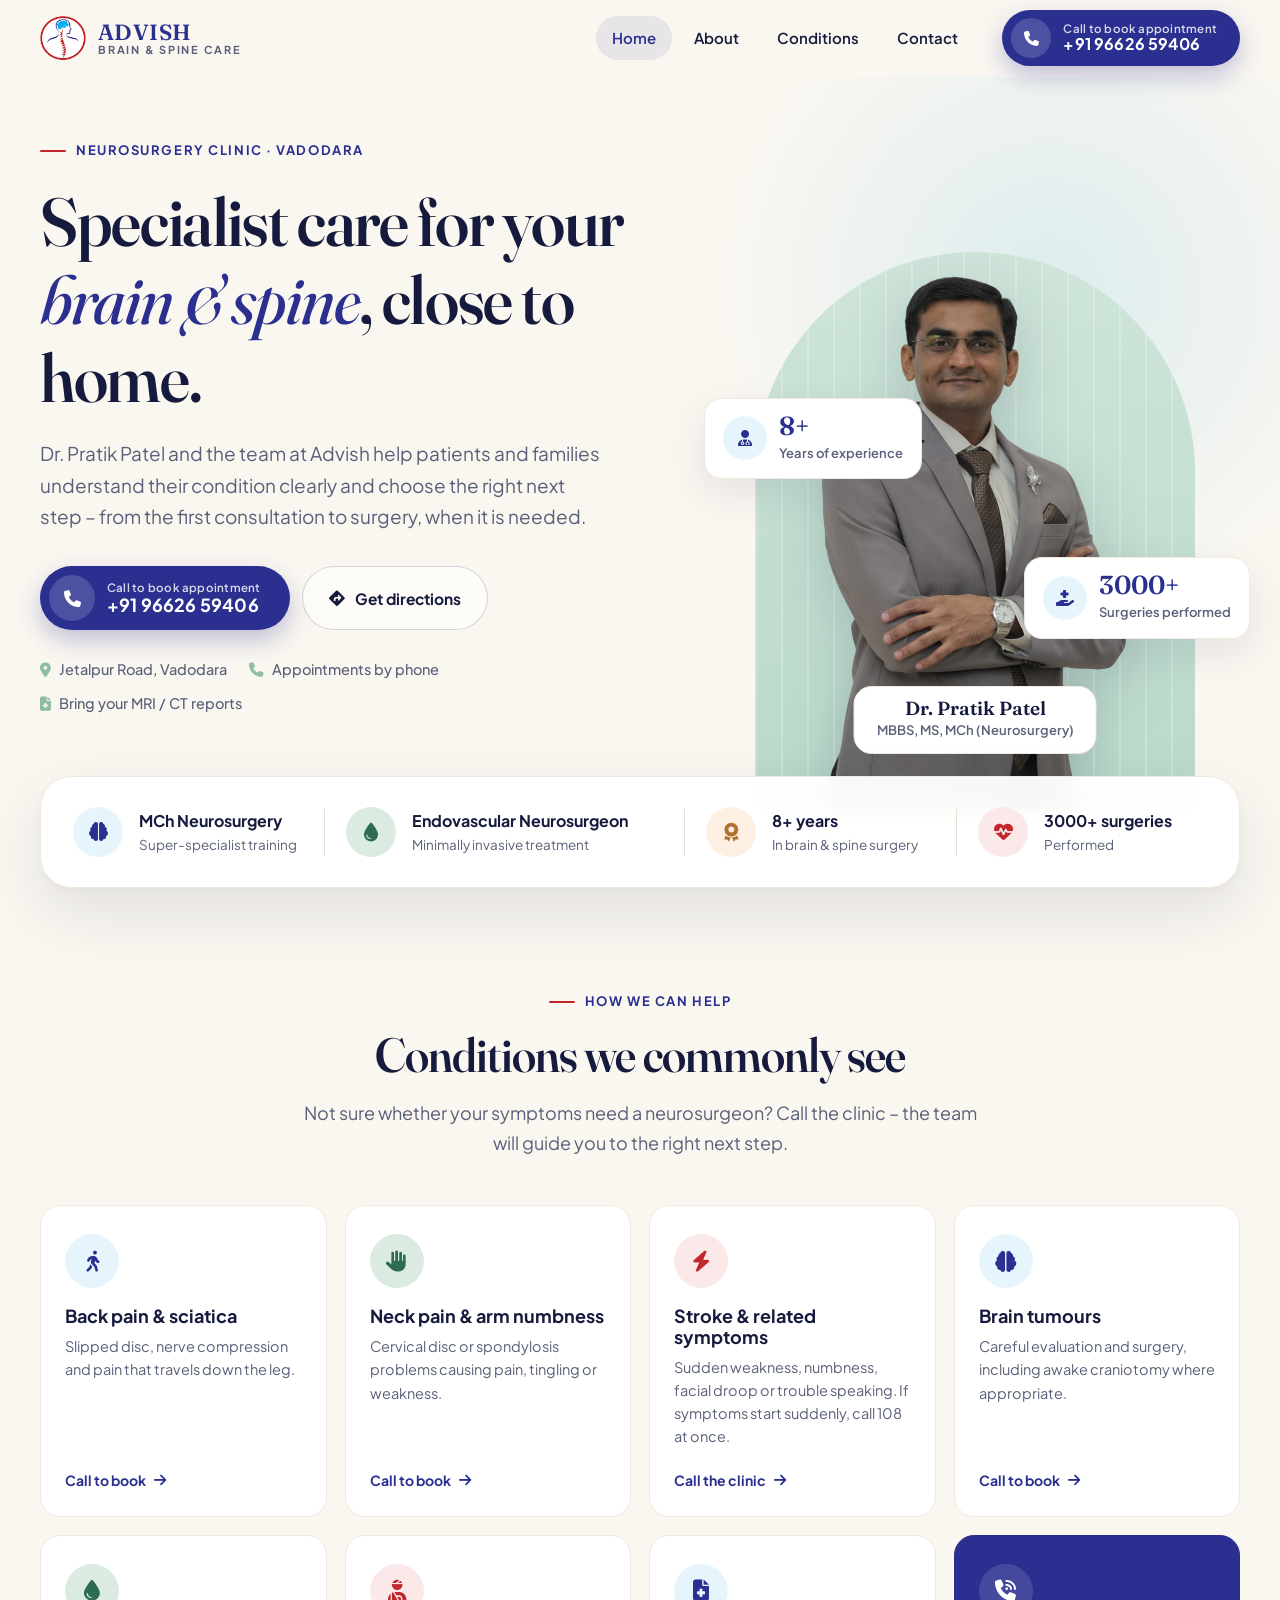
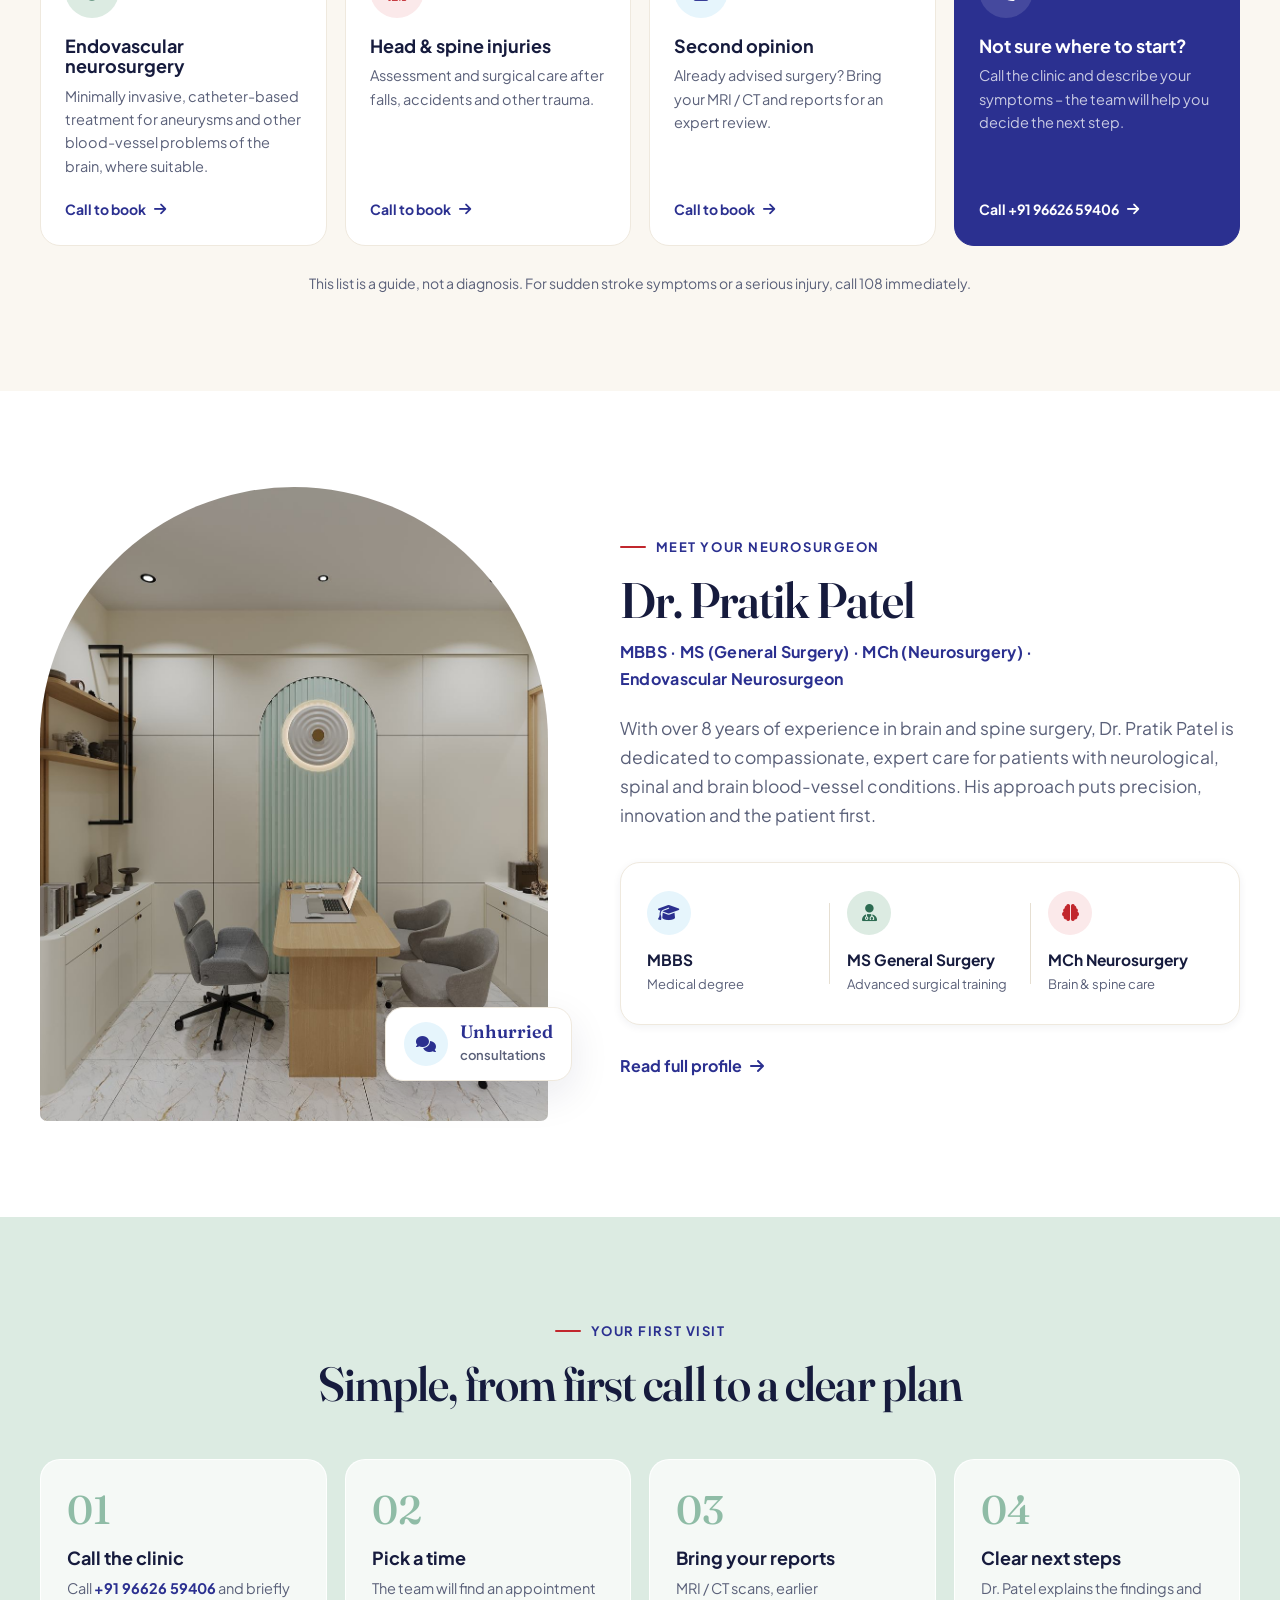
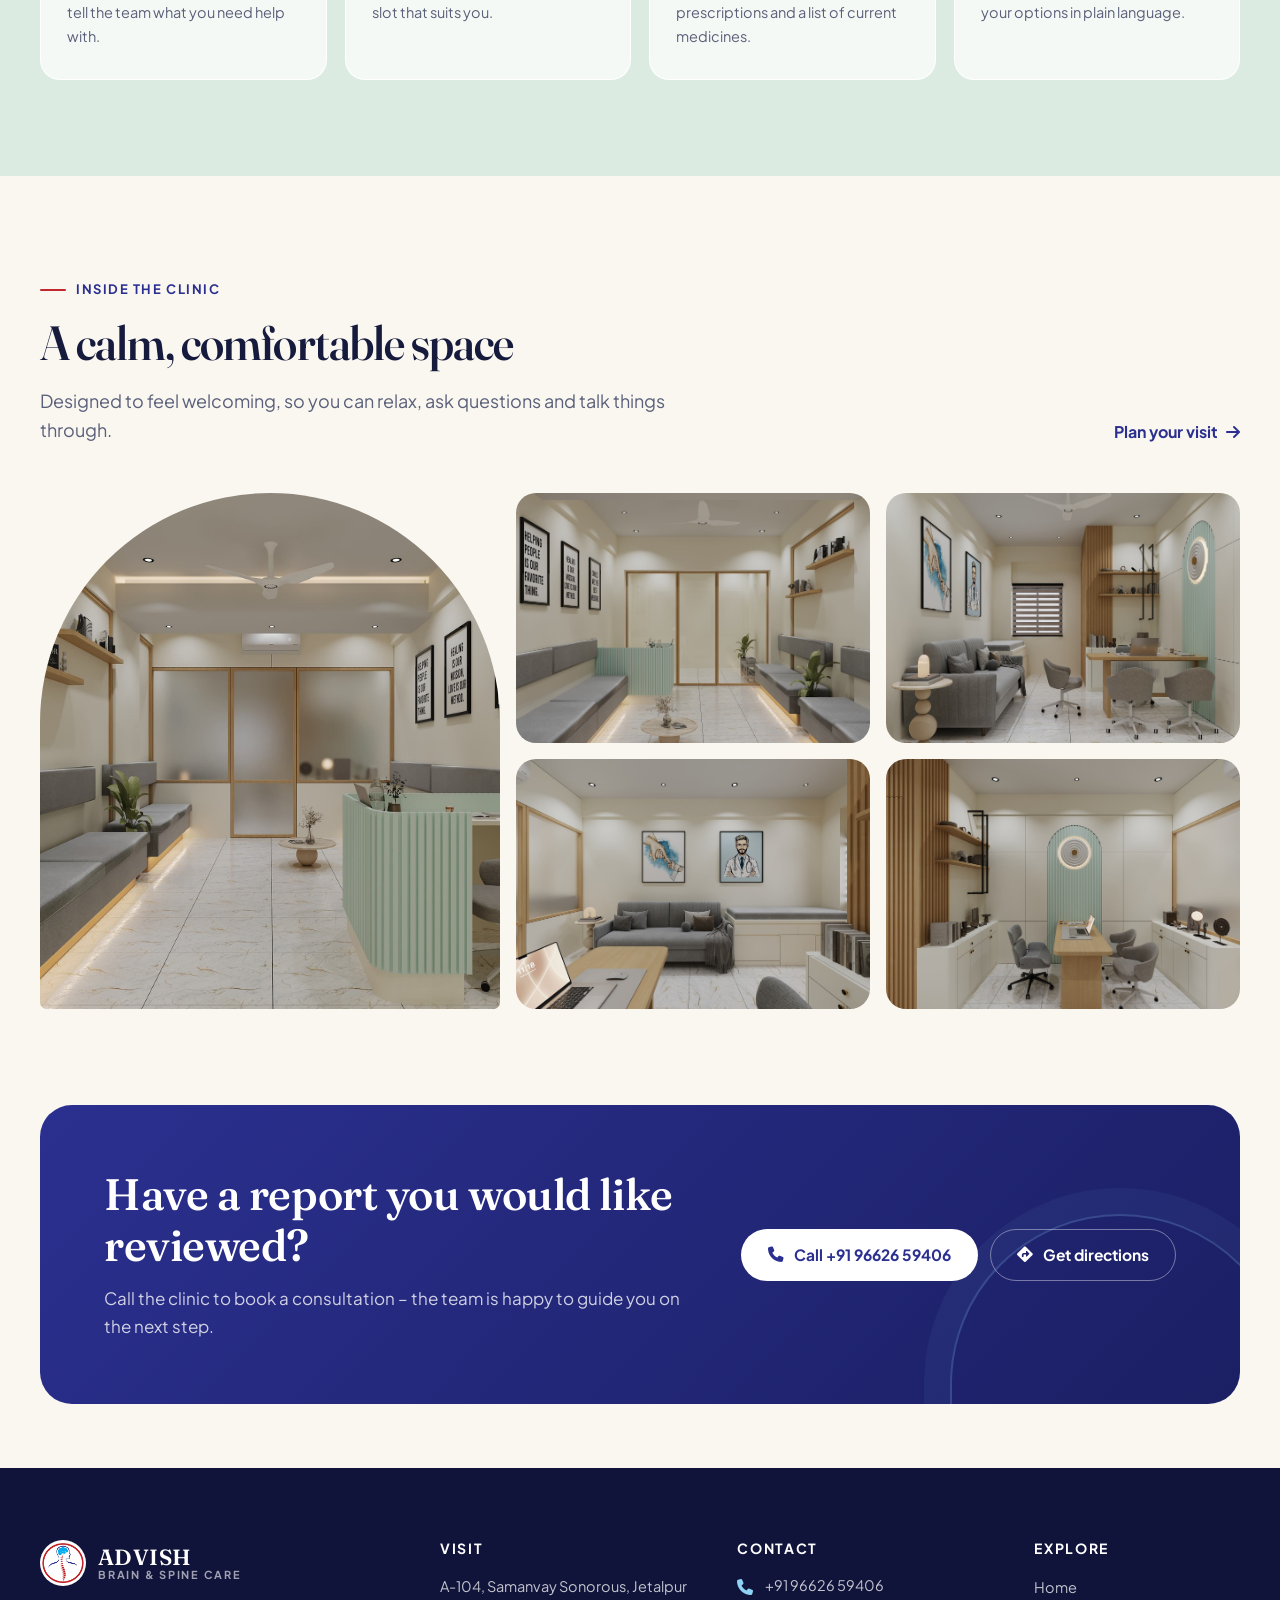
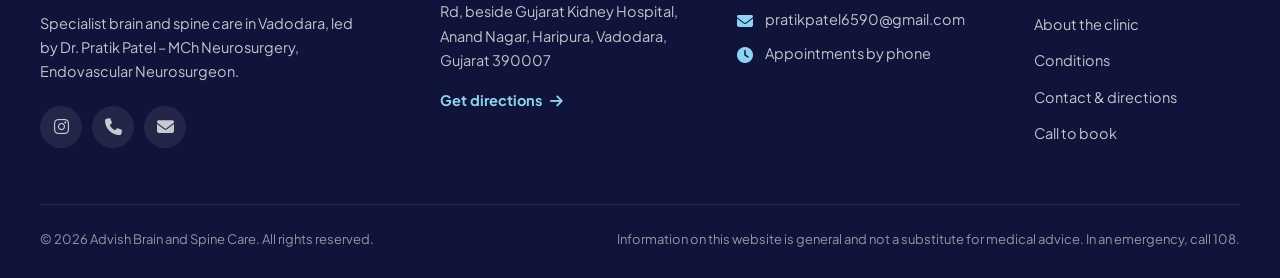
<file: index.html>
<!DOCTYPE html>
<html lang="en">
<head>
<meta charset="UTF-8">
<meta name="viewport" content="width=device-width, initial-scale=1.0">
<title>Advish Brain &amp; Spine Care | Neurosurgeon in Vadodara – Dr. Pratik Patel</title>
<meta name="description" content="Advish Brain & Spine Care, Vadodara. Dr. Pratik Patel – MBBS, MS, MCh (Neurosurgery), Endovascular Neurosurgeon. Brain, spine and stroke care. Call +91 96626 59406 to book.">
<meta name="theme-color" content="#2b3090">
<meta property="og:title" content="Advish Brain & Spine Care | Vadodara">
<meta property="og:description" content="Specialist brain and spine care in Vadodara with Dr. Pratik Patel, MCh Neurosurgery and Endovascular Neurosurgeon.">
<meta property="og:image" content="assets/img/clinic-reception.jpg">
<meta property="og:type" content="website">
<link rel="icon" type="image/png" href="assets/img/favicon.png">
<link rel="preconnect" href="https://fonts.googleapis.com">
<link rel="preconnect" href="https://fonts.gstatic.com" crossorigin>
<link href="https://fonts.googleapis.com/css2?family=Fraunces:ital,opsz,wght@0,9..144,400..700;1,9..144,400..600&family=Plus+Jakarta+Sans:wght@400;500;600;700&display=swap" rel="stylesheet">
<link rel="stylesheet" href="https://cdnjs.cloudflare.com/ajax/libs/font-awesome/6.5.0/css/all.min.css">
<link rel="stylesheet" href="assets/css/style.css">
<script type="application/ld+json">
{
  "@context": "https://schema.org",
  "@type": "MedicalClinic",
  "name": "Advish Brain and Spine Care",
  "url": "https://advishbrainandspinecare.com/",
  "logo": "https://advishbrainandspinecare.com/assets/img/logo.png",
  "image": "https://advishbrainandspinecare.com/assets/img/clinic-reception.jpg",
  "telephone": "+91-96626-59406",
  "email": "pratikpatel6590@gmail.com",
  "medicalSpecialty": ["Neurosurgery"],
  "address": {
    "@type": "PostalAddress",
    "streetAddress": "A-104, Samanvay Sonorous, Jetalpur Rd, beside Gujarat Kidney Hospital, Anand Nagar, Haripura",
    "addressLocality": "Vadodara",
    "addressRegion": "Gujarat",
    "postalCode": "390007",
    "addressCountry": "IN"
  },
  "geo": { "@type": "GeoCoordinates", "latitude": 22.3073468, "longitude": 73.1768083 },
  "sameAs": ["https://www.instagram.com/advishbrainandspinecare0/"],
  "employee": {
    "@type": "Physician",
    "name": "Dr. Pratik Patel",
    "medicalSpecialty": "Neurosurgery",
    "description": "MBBS, MS (General Surgery), MCh (Neurosurgery), Endovascular Neurosurgeon"
  }
}
</script>
</head>
<body>
<a class="skip-link" href="#main">Skip to content</a>

<header class="site-header">
  <div class="container header-inner">
    <a class="brand" href="index.html" aria-label="Advish Brain and Spine Care – home">
      <img src="assets/img/logo.png" alt="" width="46" height="46">
      <span class="brand-text"><strong>ADVISH</strong><span>Brain &amp; Spine Care</span></span>
    </a>
    <nav class="main-nav" id="main-nav" aria-label="Main">
      <ul>
        <li><a href="index.html" aria-current="page">Home</a></li>
        <li><a href="about.html">About</a></li>
        <li><a href="#care">Conditions</a></li>
        <li><a href="contact.html">Contact</a></li>
      </ul>
      <div class="nav-mobile-cta">
        <a class="btn btn-primary" href="tel:+919662659406"><i class="fa-solid fa-phone" aria-hidden="true"></i> Call to book: +91 96626 59406</a>
      </div>
    </nav>
    <div class="header-actions">
      <a class="btn btn-primary btn-call" href="tel:+919662659406">
        <span class="btn-call-icon"><i class="fa-solid fa-phone" aria-hidden="true"></i></span>
        <span class="btn-call-text"><small>Call to book appointment</small><strong>+91 96626 59406</strong></span>
      </a>
    </div>
    <button class="menu-toggle" type="button" aria-expanded="false" aria-controls="main-nav" aria-label="Menu"><i class="fa-solid fa-bars" aria-hidden="true"></i></button>
  </div>
</header>

<main id="main">

  <!-- Hero -->
  <section class="hero">
    <div class="container hero-grid">
      <div class="hero-copy">
        <span class="eyebrow">Neurosurgery clinic · Vadodara</span>
        <h1 class="display">Specialist care for your <em>brain &amp; spine</em>, close to home.</h1>
        <p class="lead">Dr. Pratik Patel and the team at Advish help patients and families understand their condition clearly and choose the right next step – from the first consultation to surgery, when it is needed.</p>
        <div class="hero-actions">
          <a class="btn btn-primary btn-call btn-call-lg" href="tel:+919662659406">
            <span class="btn-call-icon"><i class="fa-solid fa-phone" aria-hidden="true"></i></span>
            <span class="btn-call-text"><small>Call to book appointment</small><strong>+91 96626 59406</strong></span>
          </a>
          <a class="btn btn-outline" href="https://www.google.com/maps/place/Advish+Brain+and+Spine+Care/@22.3073517,73.1742334,17z/data=!3m1!4b1!4m6!3m5!1s0x395fc9a1169d68fb:0xdb50adbf54fb9472!8m2!3d22.3073468!4d73.1768083!16s%2Fg%2F11z3lkvvtp" target="_blank" rel="noopener noreferrer"><i class="fa-solid fa-diamond-turn-right" aria-hidden="true"></i> Get directions</a>
        </div>
        <div class="hero-meta">
          <span><i class="fa-solid fa-location-dot" aria-hidden="true"></i> Jetalpur Road, Vadodara</span>
          <span><i class="fa-solid fa-phone" aria-hidden="true"></i> Appointments by phone</span>
          <span><i class="fa-solid fa-file-medical" aria-hidden="true"></i> Bring your MRI / CT reports</span>
        </div>
      </div>
      <div class="hero-visual">
        <div class="hero-arch">
          <img src="assets/img/dr-pratik-patel.png" alt="Dr. Pratik Patel, neurosurgeon" width="760" height="1140" fetchpriority="high">
        </div>
        <div class="float-card one"><span class="icon-circle"><i class="fa-solid fa-user-doctor" aria-hidden="true"></i></span><div><strong>8+</strong><span>Years of experience</span></div></div>
        <div class="float-card two"><span class="icon-circle"><i class="fa-solid fa-hand-holding-medical" aria-hidden="true"></i></span><div><strong>3000+</strong><span>Surgeries performed</span></div></div>
        <div class="float-card name"><strong>Dr. Pratik Patel</strong><span>MBBS, MS, MCh (Neurosurgery)</span></div>
      </div>
    </div>
  </section>

  <!-- Highlights -->
  <section class="trust-strip" aria-label="Highlights">
    <div class="container trust-grid">
      <div class="trust-item"><i class="fa-solid fa-brain" aria-hidden="true"></i><div><strong>MCh Neurosurgery</strong><span>Super-specialist training</span></div></div>
      <div class="trust-item"><i class="fa-solid fa-droplet" aria-hidden="true"></i><div><strong>Endovascular Neurosurgeon</strong><span>Minimally invasive treatment</span></div></div>
      <div class="trust-item"><i class="fa-solid fa-award" aria-hidden="true"></i><div><strong>8+ years</strong><span>In brain &amp; spine surgery</span></div></div>
      <div class="trust-item"><i class="fa-solid fa-heart-pulse" aria-hidden="true"></i><div><strong>3000+ surgeries</strong><span>Performed</span></div></div>
    </div>
  </section>

  <!-- Conditions -->
  <section class="section" id="care">
    <div class="container">
      <div class="section-head center" data-reveal>
        <span class="eyebrow">How we can help</span>
        <h2 class="display">Conditions we commonly see</h2>
        <p>Not sure whether your symptoms need a neurosurgeon? Call the clinic – the team will guide you to the right next step.</p>
      </div>
      <div class="care-grid">
        <a class="care-card" href="tel:+919662659406" data-reveal>
          <span class="icon-circle"><i class="fa-solid fa-person-walking" aria-hidden="true"></i></span>
          <div class="care-text"><h3>Back pain &amp; sciatica</h3><p>Slipped disc, nerve compression and pain that travels down the leg.</p></div>
          <span class="card-link">Call to book <i class="fa-solid fa-arrow-right" aria-hidden="true"></i></span>
        </a>
        <a class="care-card tone-sage" href="tel:+919662659406" data-reveal data-delay="1">
          <span class="icon-circle"><i class="fa-solid fa-hand" aria-hidden="true"></i></span>
          <div class="care-text"><h3>Neck pain &amp; arm numbness</h3><p>Cervical disc or spondylosis problems causing pain, tingling or weakness.</p></div>
          <span class="card-link">Call to book <i class="fa-solid fa-arrow-right" aria-hidden="true"></i></span>
        </a>
        <a class="care-card tone-red" href="tel:+919662659406" data-reveal data-delay="2">
          <span class="icon-circle"><i class="fa-solid fa-bolt" aria-hidden="true"></i></span>
          <div class="care-text"><h3>Stroke &amp; related symptoms</h3><p>Sudden weakness, numbness, facial droop or trouble speaking. If symptoms start suddenly, call 108 at once.</p></div>
          <span class="card-link">Call the clinic <i class="fa-solid fa-arrow-right" aria-hidden="true"></i></span>
        </a>
        <a class="care-card" href="tel:+919662659406" data-reveal data-delay="3">
          <span class="icon-circle"><i class="fa-solid fa-brain" aria-hidden="true"></i></span>
          <div class="care-text"><h3>Brain tumours</h3><p>Careful evaluation and surgery, including awake craniotomy where appropriate.</p></div>
          <span class="card-link">Call to book <i class="fa-solid fa-arrow-right" aria-hidden="true"></i></span>
        </a>
        <a class="care-card tone-sage" href="tel:+919662659406" data-reveal>
          <span class="icon-circle"><i class="fa-solid fa-droplet" aria-hidden="true"></i></span>
          <div class="care-text"><h3>Endovascular neurosurgery</h3><p>Minimally invasive, catheter-based treatment for aneurysms and other blood-vessel problems of the brain, where suitable.</p></div>
          <span class="card-link">Call to book <i class="fa-solid fa-arrow-right" aria-hidden="true"></i></span>
        </a>
        <a class="care-card tone-red" href="tel:+919662659406" data-reveal data-delay="1">
          <span class="icon-circle"><i class="fa-solid fa-user-injured" aria-hidden="true"></i></span>
          <div class="care-text"><h3>Head &amp; spine injuries</h3><p>Assessment and surgical care after falls, accidents and other trauma.</p></div>
          <span class="card-link">Call to book <i class="fa-solid fa-arrow-right" aria-hidden="true"></i></span>
        </a>
        <a class="care-card" href="tel:+919662659406" data-reveal data-delay="2">
          <span class="icon-circle"><i class="fa-solid fa-file-medical" aria-hidden="true"></i></span>
          <div class="care-text"><h3>Second opinion</h3><p>Already advised surgery? Bring your MRI / CT and reports for an expert review.</p></div>
          <span class="card-link">Call to book <i class="fa-solid fa-arrow-right" aria-hidden="true"></i></span>
        </a>
        <a class="care-card highlight" href="tel:+919662659406" data-reveal data-delay="3">
          <span class="icon-circle"><i class="fa-solid fa-phone-volume" aria-hidden="true"></i></span>
          <div class="care-text"><h3>Not sure where to start?</h3><p>Call the clinic and describe your symptoms – the team will help you decide the next step.</p></div>
          <span class="card-link">Call +91 96626 59406 <i class="fa-solid fa-arrow-right" aria-hidden="true"></i></span>
        </a>
      </div>
      <p class="care-note">This list is a guide, not a diagnosis. For sudden stroke symptoms or a serious injury, call 108 immediately.</p>
    </div>
  </section>

  <!-- Doctor -->
  <section class="section bg-white" id="doctor">
    <div class="container doctor-grid">
      <div class="doctor-photo-wrap" data-reveal>
        <div class="doctor-media"><img src="assets/img/clinic-desk.jpg" alt="Dr. Pratik Patel's consultation room at Advish" loading="lazy" width="1600" height="1334"></div>
        <div class="float-card"><span class="icon-circle"><i class="fa-solid fa-comments" aria-hidden="true"></i></span><div><strong class="sm">Unhurried</strong><span>consultations</span></div></div>
      </div>
      <div class="doctor-copy" data-reveal data-delay="1">
        <span class="eyebrow">Meet your neurosurgeon</span>
        <h2 class="display">Dr. Pratik Patel</h2>
        <p class="creds">MBBS · MS (General Surgery) · MCh (Neurosurgery) · <span class="nowrap">Endovascular Neurosurgeon</span></p>
        <p class="lead">With over 8 years of experience in brain and spine surgery, Dr. Pratik Patel is dedicated to compassionate, expert care for patients with neurological, spinal and brain blood-vessel conditions. His approach puts precision, innovation and the patient first.</p>
        <div class="quals">
          <div class="qual"><span class="icon-circle"><i class="fa-solid fa-graduation-cap" aria-hidden="true"></i></span><div><strong>MBBS</strong><span>Medical degree</span></div></div>
          <div class="qual"><span class="icon-circle"><i class="fa-solid fa-user-doctor" aria-hidden="true"></i></span><div><strong>MS General Surgery</strong><span>Advanced surgical training</span></div></div>
          <div class="qual"><span class="icon-circle"><i class="fa-solid fa-brain" aria-hidden="true"></i></span><div><strong>MCh Neurosurgery</strong><span>Brain &amp; spine care</span></div></div>
        </div>
        <p style="margin-top:28px"><a class="text-link" href="about.html#doctor">Read full profile <i class="fa-solid fa-arrow-right" aria-hidden="true"></i></a></p>
      </div>
    </div>
  </section>

  <!-- Visit steps -->
  <section class="section bg-sage">
    <div class="container">
      <div class="section-head center" data-reveal>
        <span class="eyebrow">Your first visit</span>
        <h2 class="display">Simple, from first call to a clear plan</h2>
      </div>
      <div class="steps">
        <div class="step" data-reveal><h3>Call the clinic</h3><p>Call <a href="tel:+919662659406">+91 96626 59406</a> and briefly tell the team what you need help with.</p></div>
        <div class="step" data-reveal data-delay="1"><h3>Pick a time</h3><p>The team will find an appointment slot that suits you.</p></div>
        <div class="step" data-reveal data-delay="2"><h3>Bring your reports</h3><p>MRI / CT scans, earlier prescriptions and a list of current medicines.</p></div>
        <div class="step" data-reveal data-delay="3"><h3>Clear next steps</h3><p>Dr. Patel explains the findings and your options in plain language.</p></div>
      </div>
    </div>
  </section>

  <!-- Gallery -->
  <section class="section">
    <div class="container">
      <div class="section-head-row" data-reveal>
        <div class="section-head">
          <span class="eyebrow">Inside the clinic</span>
          <h2 class="display">A calm, comfortable space</h2>
          <p>Designed to feel welcoming, so you can relax, ask questions and talk things through.</p>
        </div>
        <a class="text-link" href="contact.html">Plan your visit <i class="fa-solid fa-arrow-right" aria-hidden="true"></i></a>
      </div>
      <div class="gallery" data-reveal>
        <button type="button" data-lightbox="clinic" data-caption="Reception"><img src="assets/img/clinic-reception.jpg" alt="Reception desk and waiting seating" loading="lazy"><span class="cap">Reception</span></button>
        <button type="button" data-lightbox="clinic" data-caption="Waiting area"><img src="assets/img/clinic-waiting.jpg" alt="Waiting area with seating" loading="lazy"><span class="cap">Waiting area</span></button>
        <button type="button" data-lightbox="clinic" data-caption="Consultation room"><img src="assets/img/clinic-cabin.jpg" alt="Consultation room with desk and sofa" loading="lazy"><span class="cap">Consultation room</span></button>
        <button type="button" data-lightbox="clinic" data-caption="Examination area"><img src="assets/img/clinic-consult.jpg" alt="Examination bed and seating" loading="lazy"><span class="cap">Examination area</span></button>
        <button type="button" data-lightbox="clinic" data-caption="Doctor's desk"><img src="assets/img/clinic-desk.jpg" alt="Doctor's desk" loading="lazy"><span class="cap">Doctor's desk</span></button>
      </div>
    </div>
  </section>

  <!-- CTA -->
  <section class="section-tight pt-0">
    <div class="container">
      <div class="cta-band" data-reveal>
        <div>
          <h2>Have a report you would like reviewed?</h2>
          <p>Call the clinic to book a consultation – the team is happy to guide you on the next step.</p>
        </div>
        <div class="cta-actions">
          <a class="btn btn-light" href="tel:+919662659406"><i class="fa-solid fa-phone" aria-hidden="true"></i> Call +91 96626 59406</a>
          <a class="btn btn-ghost-light" href="https://www.google.com/maps/place/Advish+Brain+and+Spine+Care/@22.3073517,73.1742334,17z/data=!3m1!4b1!4m6!3m5!1s0x395fc9a1169d68fb:0xdb50adbf54fb9472!8m2!3d22.3073468!4d73.1768083!16s%2Fg%2F11z3lkvvtp" target="_blank" rel="noopener noreferrer"><i class="fa-solid fa-diamond-turn-right" aria-hidden="true"></i> Get directions</a>
        </div>
      </div>
    </div>
  </section>

</main>

<footer class="site-footer">
  <div class="container">
    <div class="footer-grid">
      <div class="footer-brand">
        <a class="brand" href="index.html" aria-label="Advish Brain and Spine Care – home"><img src="assets/img/logo.png" alt="" width="46" height="46"><span class="brand-text"><strong>ADVISH</strong><span>Brain &amp; Spine Care</span></span></a>
        <p>Specialist brain and spine care in Vadodara, led by Dr. Pratik Patel – MCh Neurosurgery, Endovascular Neurosurgeon.</p>
        <div class="socials">
          <a href="https://www.instagram.com/advishbrainandspinecare0/" target="_blank" rel="noopener noreferrer" aria-label="Instagram"><i class="fa-brands fa-instagram" aria-hidden="true"></i></a>
          <a href="tel:+919662659406" aria-label="Call the clinic"><i class="fa-solid fa-phone" aria-hidden="true"></i></a>
          <a href="mailto:pratikpatel6590@gmail.com" aria-label="Email"><i class="fa-solid fa-envelope" aria-hidden="true"></i></a>
        </div>
      </div>
      <div>
        <h3>Visit</h3>
        <address>A-104, Samanvay Sonorous, Jetalpur Rd, beside Gujarat Kidney Hospital, Anand Nagar, Haripura, Vadodara, Gujarat 390007</address>
        <p style="margin-top:14px"><a class="text-link" style="color:#8fd3f4" href="https://www.google.com/maps/place/Advish+Brain+and+Spine+Care/@22.3073517,73.1742334,17z/data=!3m1!4b1!4m6!3m5!1s0x395fc9a1169d68fb:0xdb50adbf54fb9472!8m2!3d22.3073468!4d73.1768083!16s%2Fg%2F11z3lkvvtp" target="_blank" rel="noopener noreferrer">Get directions <i class="fa-solid fa-arrow-right" aria-hidden="true"></i></a></p>
      </div>
      <div>
        <h3>Contact</h3>
        <ul class="footer-contact">
          <li><i class="fa-solid fa-phone" aria-hidden="true"></i><a href="tel:+919662659406">+91 96626 59406</a></li>
          <li><i class="fa-solid fa-envelope" aria-hidden="true"></i><a href="mailto:pratikpatel6590@gmail.com">pratikpatel6590@gmail.com</a></li>
          <li><i class="fa-solid fa-clock" aria-hidden="true"></i><span>Appointments by phone</span></li>
        </ul>
      </div>
      <div>
        <h3>Explore</h3>
        <ul>
          <li><a href="index.html">Home</a></li>
          <li><a href="about.html">About the clinic</a></li>
          <li><a href="index.html#care">Conditions</a></li>
          <li><a href="contact.html">Contact &amp; directions</a></li>
          <li><a href="tel:+919662659406">Call to book</a></li>
        </ul>
      </div>
    </div>
    <div class="footer-bottom">
      <span>© <span data-year>2026</span> Advish Brain and Spine Care. All rights reserved.</span>
      <span>Information on this website is general and not a substitute for medical advice. In an emergency, call 108.</span>
    </div>
  </div>
</footer>

<nav class="mobile-bar" aria-label="Quick actions">
  <a href="https://www.google.com/maps/place/Advish+Brain+and+Spine+Care/@22.3073517,73.1742334,17z/data=!3m1!4b1!4m6!3m5!1s0x395fc9a1169d68fb:0xdb50adbf54fb9472!8m2!3d22.3073468!4d73.1768083!16s%2Fg%2F11z3lkvvtp" target="_blank" rel="noopener noreferrer"><i class="fa-solid fa-diamond-turn-right" aria-hidden="true"></i>Directions</a>
  <a href="mailto:pratikpatel6590@gmail.com"><i class="fa-solid fa-envelope" aria-hidden="true"></i>Email</a>
  <a class="book" href="tel:+919662659406"><i class="fa-solid fa-phone" aria-hidden="true"></i>Call to book</a>
</nav>

<dialog class="lightbox" id="lightbox" aria-label="Image viewer">
  <button type="button" class="lb-close" aria-label="Close"><i class="fa-solid fa-xmark" aria-hidden="true"></i></button>
  <figure><img alt=""><figcaption></figcaption></figure>
  <button type="button" class="lb-btn lb-prev" aria-label="Previous image"><i class="fa-solid fa-chevron-left" aria-hidden="true"></i></button>
  <button type="button" class="lb-btn lb-next" aria-label="Next image"><i class="fa-solid fa-chevron-right" aria-hidden="true"></i></button>
</dialog>

<script src="assets/js/main.js"></script>
</body>
</html>
</file>
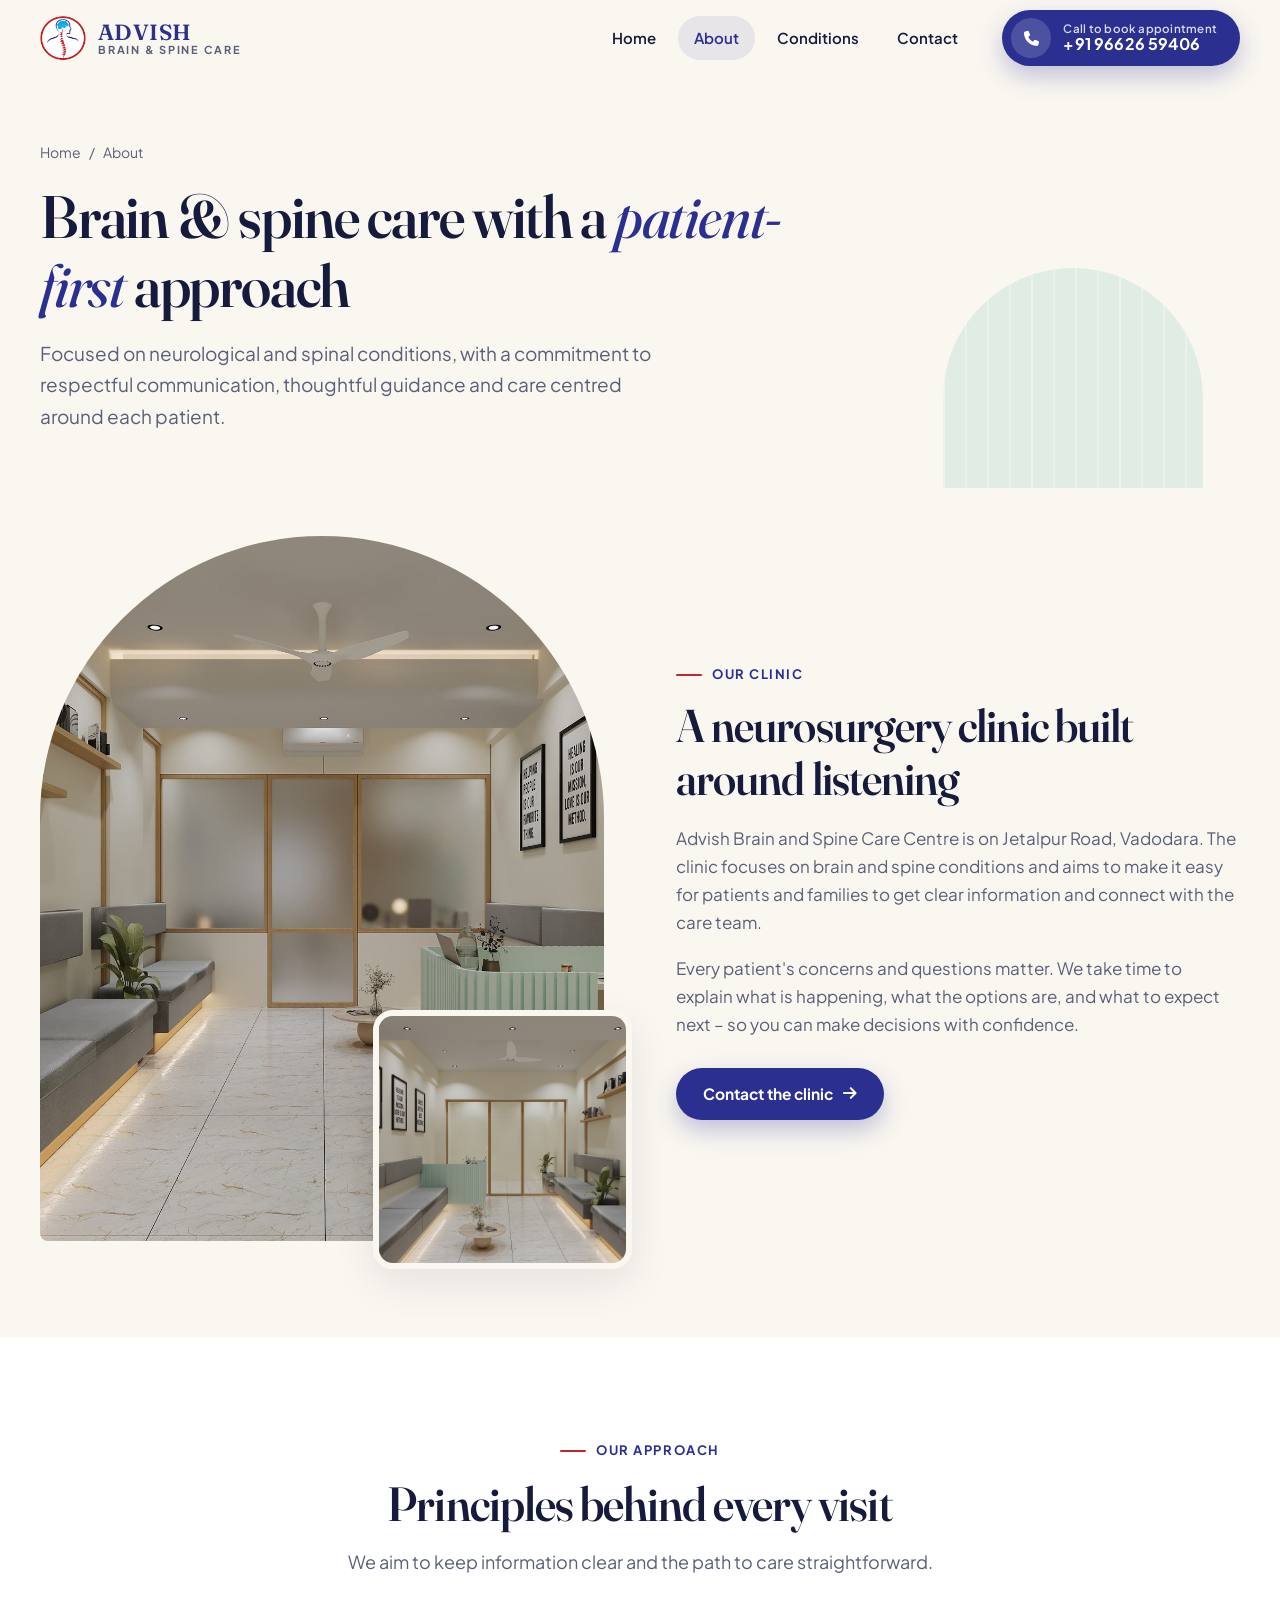
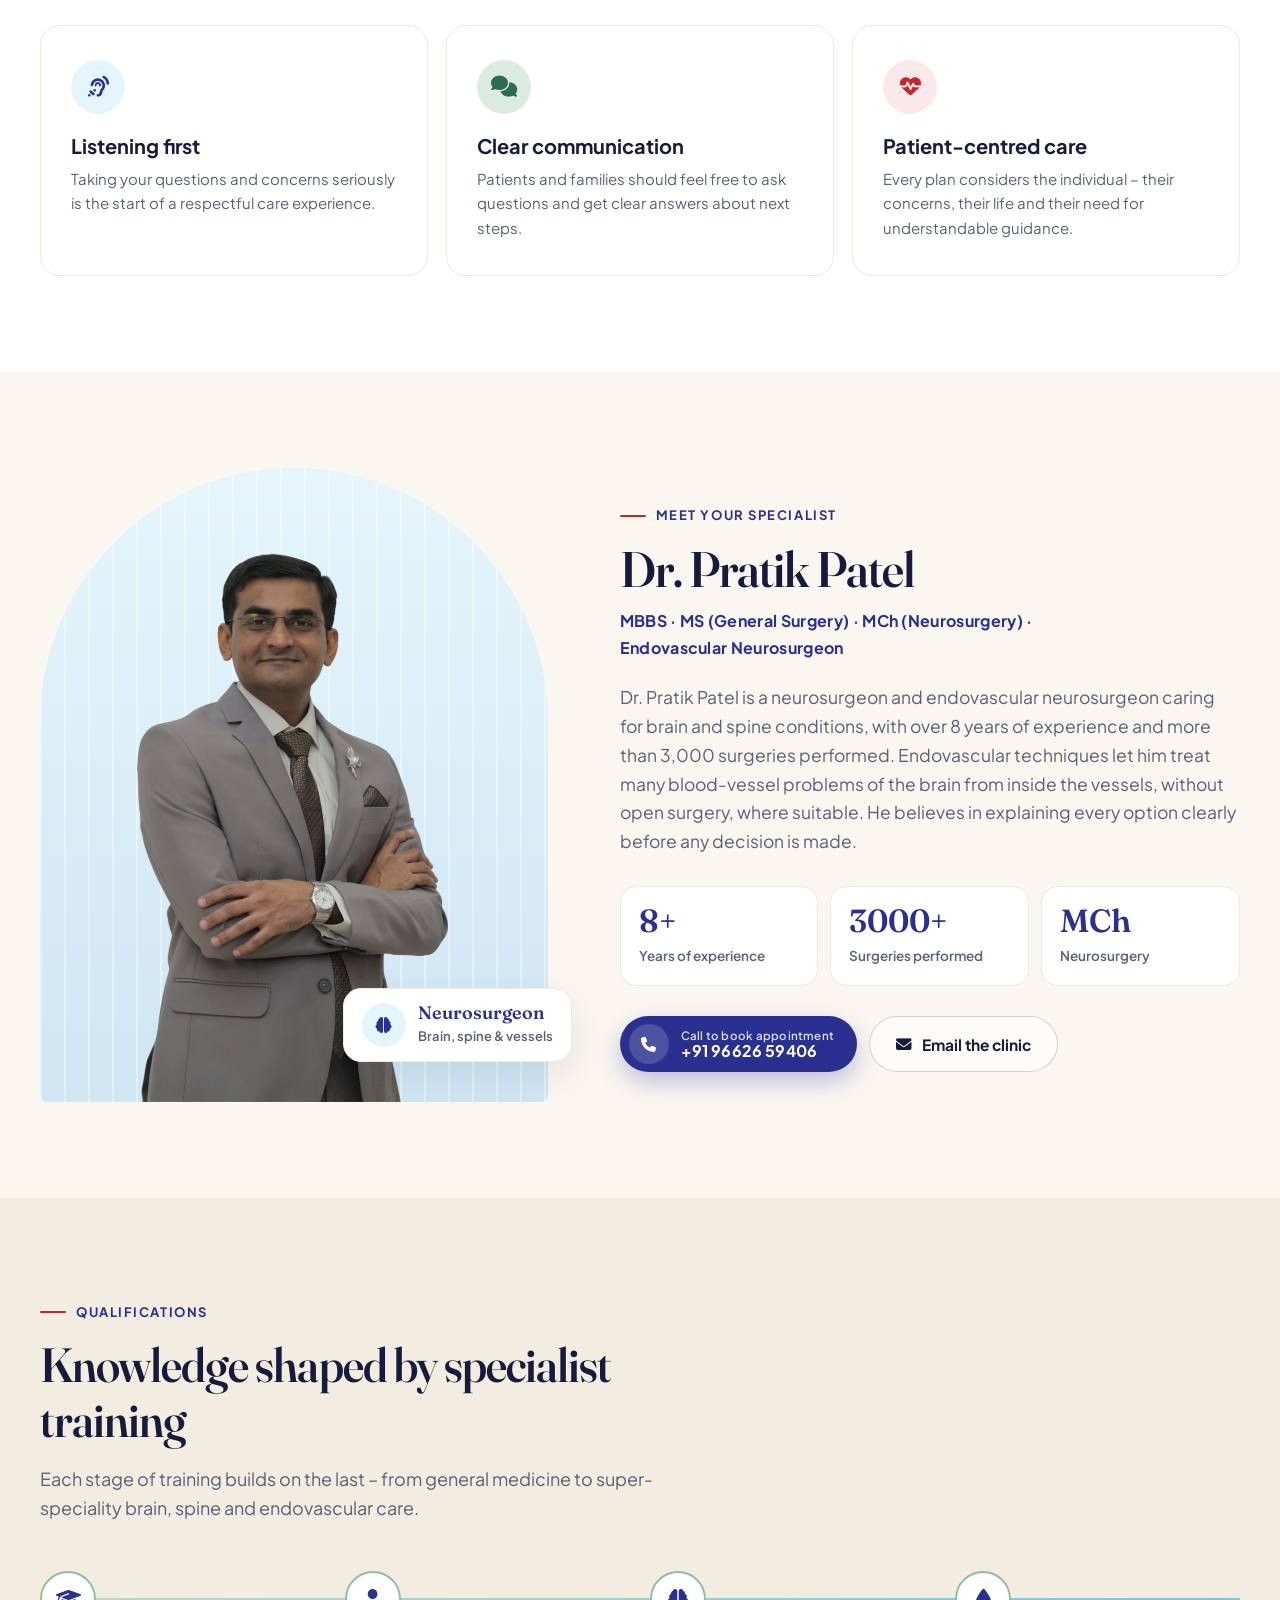
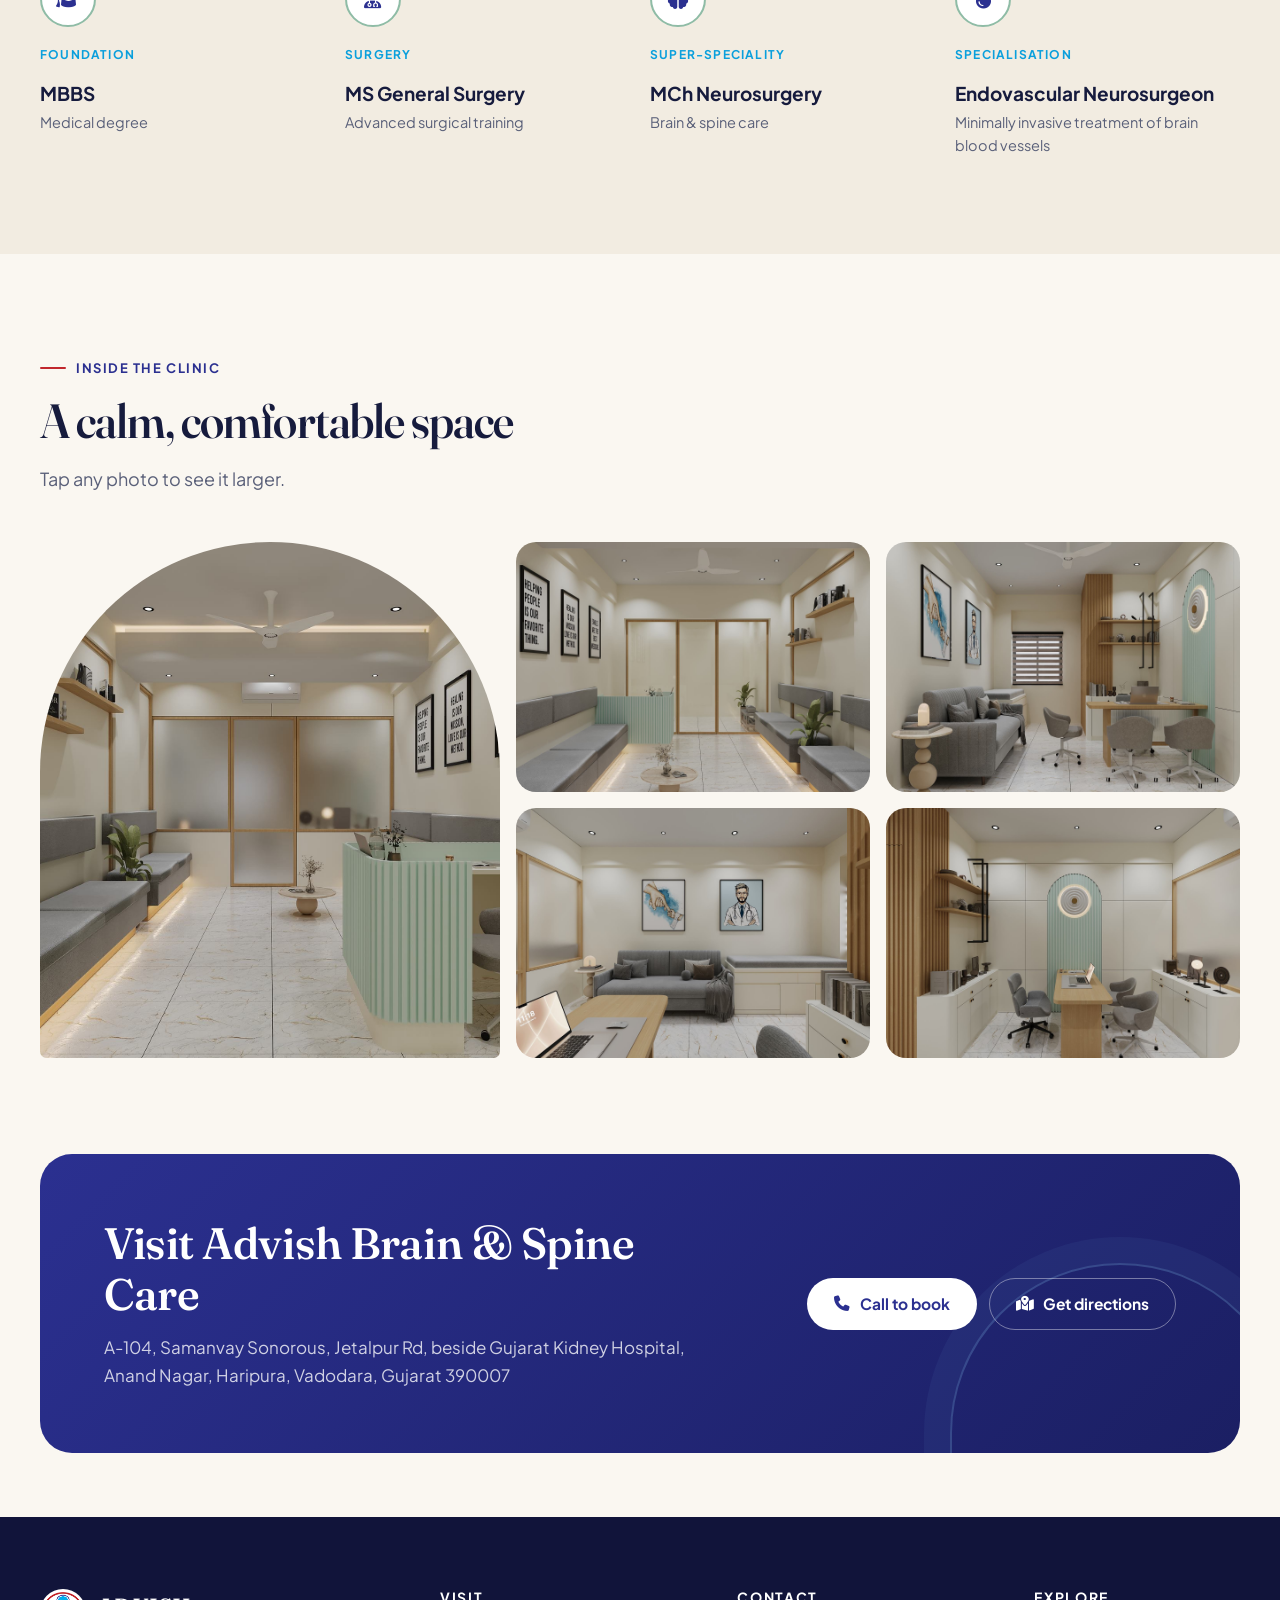
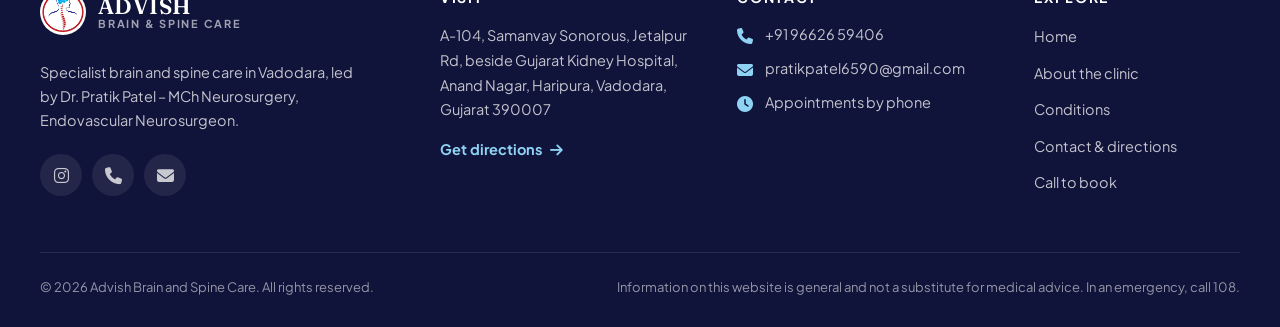
<file: about.html>
<!DOCTYPE html>
<html lang="en">
<head>
<meta charset="UTF-8">
<meta name="viewport" content="width=device-width, initial-scale=1.0">
<title>About Us | Advish Brain &amp; Spine Care, Vadodara</title>
<meta name="description" content="About Advish Brain and Spine Care Centre, Vadodara, and Dr. Pratik Patel – MBBS, MS (General Surgery), MCh (Neurosurgery), Endovascular Neurosurgeon.">
<meta name="theme-color" content="#2b3090">
<link rel="icon" type="image/png" href="assets/img/favicon.png">
<link rel="preconnect" href="https://fonts.googleapis.com">
<link rel="preconnect" href="https://fonts.gstatic.com" crossorigin>
<link href="https://fonts.googleapis.com/css2?family=Fraunces:ital,opsz,wght@0,9..144,400..700;1,9..144,400..600&family=Plus+Jakarta+Sans:wght@400;500;600;700&display=swap" rel="stylesheet">
<link rel="stylesheet" href="https://cdnjs.cloudflare.com/ajax/libs/font-awesome/6.5.0/css/all.min.css">
<link rel="stylesheet" href="assets/css/style.css">
</head>
<body>
<a class="skip-link" href="#main">Skip to content</a>

<header class="site-header">
  <div class="container header-inner">
    <a class="brand" href="index.html" aria-label="Advish Brain and Spine Care – home">
      <img src="assets/img/logo.png" alt="" width="46" height="46">
      <span class="brand-text"><strong>ADVISH</strong><span>Brain &amp; Spine Care</span></span>
    </a>
    <nav class="main-nav" id="main-nav" aria-label="Main">
      <ul>
        <li><a href="index.html">Home</a></li>
        <li><a href="about.html" aria-current="page">About</a></li>
        <li><a href="index.html#care">Conditions</a></li>
        <li><a href="contact.html">Contact</a></li>
      </ul>
      <div class="nav-mobile-cta">
        <a class="btn btn-primary" href="tel:+919662659406"><i class="fa-solid fa-phone" aria-hidden="true"></i> Call to book: +91 96626 59406</a>
      </div>
    </nav>
    <div class="header-actions">
      <a class="btn btn-primary btn-call" href="tel:+919662659406">
        <span class="btn-call-icon"><i class="fa-solid fa-phone" aria-hidden="true"></i></span>
        <span class="btn-call-text"><small>Call to book appointment</small><strong>+91 96626 59406</strong></span>
      </a>
    </div>
    <button class="menu-toggle" type="button" aria-expanded="false" aria-controls="main-nav" aria-label="Menu"><i class="fa-solid fa-bars" aria-hidden="true"></i></button>
  </div>
</header>

<main id="main">

  <header class="page-hero">
    <div class="container">
      <nav class="breadcrumb" aria-label="Breadcrumb"><a href="index.html">Home</a><span aria-hidden="true">/</span><span>About</span></nav>
      <h1 class="display">Brain &amp; spine care with a <em>patient-first</em> approach</h1>
      <p class="lead">Focused on neurological and spinal conditions, with a commitment to respectful communication, thoughtful guidance and care centred around each patient.</p>
    </div>
  </header>

  <!-- Clinic story -->
  <section class="section" style="padding-top:48px">
    <div class="container split">
      <div class="split-media" data-reveal>
        <div class="main"><img src="assets/img/clinic-reception.jpg" alt="Advish clinic reception" width="1600" height="1334"></div>
        <div class="inset"><img src="assets/img/clinic-waiting.jpg" alt="Advish waiting area" loading="lazy"></div>
      </div>
      <div class="split-copy" data-reveal data-delay="1">
        <span class="eyebrow">Our clinic</span>
        <h2 class="display">A neurosurgery clinic built around listening</h2>
        <p>Advish Brain and Spine Care Centre is on Jetalpur Road, Vadodara. The clinic focuses on brain and spine conditions and aims to make it easy for patients and families to get clear information and connect with the care team.</p>
        <p>Every patient's concerns and questions matter. We take time to explain what is happening, what the options are, and what to expect next – so you can make decisions with confidence.</p>
        <a class="btn btn-primary" href="contact.html">Contact the clinic <i class="fa-solid fa-arrow-right" aria-hidden="true"></i></a>
      </div>
    </div>
  </section>

  <!-- Values -->
  <section class="section bg-white">
    <div class="container">
      <div class="section-head center" data-reveal>
        <span class="eyebrow">Our approach</span>
        <h2 class="display">Principles behind every visit</h2>
        <p>We aim to keep information clear and the path to care straightforward.</p>
      </div>
      <div class="values">
        <article class="value" data-reveal><span class="icon-circle"><i class="fa-solid fa-ear-listen" aria-hidden="true"></i></span><h3>Listening first</h3><p>Taking your questions and concerns seriously is the start of a respectful care experience.</p></article>
        <article class="value" data-reveal data-delay="1"><span class="icon-circle" style="background:var(--sage);color:#2d6b52"><i class="fa-solid fa-comments" aria-hidden="true"></i></span><h3>Clear communication</h3><p>Patients and families should feel free to ask questions and get clear answers about next steps.</p></article>
        <article class="value" data-reveal data-delay="2"><span class="icon-circle" style="background:#fbe9ea;color:var(--red)"><i class="fa-solid fa-heart-pulse" aria-hidden="true"></i></span><h3>Patient-centred care</h3><p>Every plan considers the individual – their concerns, their life and their need for understandable guidance.</p></article>
      </div>
    </div>
  </section>

  <!-- Doctor -->
  <section class="section" id="doctor">
    <div class="container doctor-grid">
      <div class="doctor-photo-wrap" data-reveal>
        <div class="doctor-media cutout"><img src="assets/img/dr-pratik-patel.png" alt="Dr. Pratik Patel" loading="lazy" width="760" height="1140"></div>
        <div class="float-card"><span class="icon-circle"><i class="fa-solid fa-brain" aria-hidden="true"></i></span><div><strong class="sm">Neurosurgeon</strong><span>Brain, spine &amp; vessels</span></div></div>
      </div>
      <div class="doctor-copy" data-reveal data-delay="1">
        <span class="eyebrow">Meet your specialist</span>
        <h2 class="display">Dr. Pratik Patel</h2>
        <p class="creds">MBBS · MS (General Surgery) · MCh (Neurosurgery) · <span class="nowrap">Endovascular Neurosurgeon</span></p>
        <p class="lead">Dr. Pratik Patel is a neurosurgeon and endovascular neurosurgeon caring for brain and spine conditions, with over 8 years of experience and more than 3,000 surgeries performed. Endovascular techniques let him treat many blood-vessel problems of the brain from inside the vessels, without open surgery, where suitable. He believes in explaining every option clearly before any decision is made.</p>
        <div class="stats">
          <div class="stat"><strong>8+</strong><span>Years of experience</span></div>
          <div class="stat"><strong>3000+</strong><span>Surgeries performed</span></div>
          <div class="stat"><strong>MCh</strong><span>Neurosurgery</span></div>
        </div>
        <div class="hero-actions" style="margin-top:30px">
          <a class="btn btn-primary btn-call" href="tel:+919662659406">
            <span class="btn-call-icon"><i class="fa-solid fa-phone" aria-hidden="true"></i></span>
            <span class="btn-call-text"><small>Call to book appointment</small><strong>+91 96626 59406</strong></span>
          </a>
          <a class="btn btn-outline" href="mailto:pratikpatel6590@gmail.com"><i class="fa-solid fa-envelope" aria-hidden="true"></i> Email the clinic</a>
        </div>
      </div>
    </div>
  </section>

  <!-- Qualifications -->
  <section class="section bg-sand">
    <div class="container">
      <div class="section-head" data-reveal>
        <span class="eyebrow">Qualifications</span>
        <h2 class="display">Knowledge shaped by specialist training</h2>
        <p>Each stage of training builds on the last – from general medicine to super-speciality brain, spine and endovascular care.</p>
      </div>
      <div class="timeline">
        <div class="t-step" data-reveal><span class="icon-circle"><i class="fa-solid fa-graduation-cap" aria-hidden="true"></i></span><span class="tag">Foundation</span><h3>MBBS</h3><p>Medical degree</p></div>
        <div class="t-step" data-reveal data-delay="1"><span class="icon-circle"><i class="fa-solid fa-user-doctor" aria-hidden="true"></i></span><span class="tag">Surgery</span><h3>MS General Surgery</h3><p>Advanced surgical training</p></div>
        <div class="t-step" data-reveal data-delay="2"><span class="icon-circle"><i class="fa-solid fa-brain" aria-hidden="true"></i></span><span class="tag">Super-speciality</span><h3>MCh Neurosurgery</h3><p>Brain &amp; spine care</p></div>
        <div class="t-step" data-reveal data-delay="3"><span class="icon-circle"><i class="fa-solid fa-droplet" aria-hidden="true"></i></span><span class="tag">Specialisation</span><h3>Endovascular Neurosurgeon</h3><p>Minimally invasive treatment of brain blood vessels</p></div>
      </div>
    </div>
  </section>

  <!-- Gallery -->
  <section class="section">
    <div class="container">
      <div class="section-head" data-reveal>
        <span class="eyebrow">Inside the clinic</span>
        <h2 class="display">A calm, comfortable space</h2>
        <p>Tap any photo to see it larger.</p>
      </div>
      <div class="gallery" data-reveal>
        <button type="button" data-lightbox="clinic" data-caption="Reception"><img src="assets/img/clinic-reception.jpg" alt="Reception desk and waiting seating" loading="lazy"><span class="cap">Reception</span></button>
        <button type="button" data-lightbox="clinic" data-caption="Waiting area"><img src="assets/img/clinic-waiting.jpg" alt="Waiting area with seating" loading="lazy"><span class="cap">Waiting area</span></button>
        <button type="button" data-lightbox="clinic" data-caption="Consultation room"><img src="assets/img/clinic-cabin.jpg" alt="Consultation room with desk and sofa" loading="lazy"><span class="cap">Consultation room</span></button>
        <button type="button" data-lightbox="clinic" data-caption="Examination area"><img src="assets/img/clinic-consult.jpg" alt="Examination bed and seating" loading="lazy"><span class="cap">Examination area</span></button>
        <button type="button" data-lightbox="clinic" data-caption="Doctor's desk"><img src="assets/img/clinic-desk.jpg" alt="Doctor's desk" loading="lazy"><span class="cap">Doctor's desk</span></button>
      </div>
    </div>
  </section>

  <!-- CTA -->
  <section class="section-tight pt-0">
    <div class="container">
      <div class="cta-band" data-reveal>
        <div>
          <h2>Visit Advish Brain &amp; Spine Care</h2>
          <p>A-104, Samanvay Sonorous, Jetalpur Rd, beside Gujarat Kidney Hospital, Anand Nagar, Haripura, Vadodara, Gujarat 390007</p>
        </div>
        <div class="cta-actions">
          <a class="btn btn-light" href="tel:+919662659406"><i class="fa-solid fa-phone" aria-hidden="true"></i> Call to book</a>
          <a class="btn btn-ghost-light" href="https://www.google.com/maps/place/Advish+Brain+and+Spine+Care/@22.3073517,73.1742334,17z/data=!3m1!4b1!4m6!3m5!1s0x395fc9a1169d68fb:0xdb50adbf54fb9472!8m2!3d22.3073468!4d73.1768083!16s%2Fg%2F11z3lkvvtp" target="_blank" rel="noopener noreferrer"><i class="fa-solid fa-map-location-dot" aria-hidden="true"></i> Get directions</a>
        </div>
      </div>
    </div>
  </section>

</main>

<footer class="site-footer">
  <div class="container">
    <div class="footer-grid">
      <div class="footer-brand">
        <a class="brand" href="index.html" aria-label="Advish Brain and Spine Care – home"><img src="assets/img/logo.png" alt="" width="46" height="46"><span class="brand-text"><strong>ADVISH</strong><span>Brain &amp; Spine Care</span></span></a>
        <p>Specialist brain and spine care in Vadodara, led by Dr. Pratik Patel – MCh Neurosurgery, Endovascular Neurosurgeon.</p>
        <div class="socials">
          <a href="https://www.instagram.com/advishbrainandspinecare0/" target="_blank" rel="noopener noreferrer" aria-label="Instagram"><i class="fa-brands fa-instagram" aria-hidden="true"></i></a>
          <a href="tel:+919662659406" aria-label="Call the clinic"><i class="fa-solid fa-phone" aria-hidden="true"></i></a>
          <a href="mailto:pratikpatel6590@gmail.com" aria-label="Email"><i class="fa-solid fa-envelope" aria-hidden="true"></i></a>
        </div>
      </div>
      <div>
        <h3>Visit</h3>
        <address>A-104, Samanvay Sonorous, Jetalpur Rd, beside Gujarat Kidney Hospital, Anand Nagar, Haripura, Vadodara, Gujarat 390007</address>
        <p style="margin-top:14px"><a class="text-link" style="color:#8fd3f4" href="https://www.google.com/maps/place/Advish+Brain+and+Spine+Care/@22.3073517,73.1742334,17z/data=!3m1!4b1!4m6!3m5!1s0x395fc9a1169d68fb:0xdb50adbf54fb9472!8m2!3d22.3073468!4d73.1768083!16s%2Fg%2F11z3lkvvtp" target="_blank" rel="noopener noreferrer">Get directions <i class="fa-solid fa-arrow-right" aria-hidden="true"></i></a></p>
      </div>
      <div>
        <h3>Contact</h3>
        <ul class="footer-contact">
          <li><i class="fa-solid fa-phone" aria-hidden="true"></i><a href="tel:+919662659406">+91 96626 59406</a></li>
          <li><i class="fa-solid fa-envelope" aria-hidden="true"></i><a href="mailto:pratikpatel6590@gmail.com">pratikpatel6590@gmail.com</a></li>
          <li><i class="fa-solid fa-clock" aria-hidden="true"></i><span>Appointments by phone</span></li>
        </ul>
      </div>
      <div>
        <h3>Explore</h3>
        <ul>
          <li><a href="index.html">Home</a></li>
          <li><a href="about.html">About the clinic</a></li>
          <li><a href="index.html#care">Conditions</a></li>
          <li><a href="contact.html">Contact &amp; directions</a></li>
          <li><a href="tel:+919662659406">Call to book</a></li>
        </ul>
      </div>
    </div>
    <div class="footer-bottom">
      <span>© <span data-year>2026</span> Advish Brain and Spine Care. All rights reserved.</span>
      <span>Information on this website is general and not a substitute for medical advice. In an emergency, call 108.</span>
    </div>
  </div>
</footer>

<nav class="mobile-bar" aria-label="Quick actions">
  <a href="https://www.google.com/maps/place/Advish+Brain+and+Spine+Care/@22.3073517,73.1742334,17z/data=!3m1!4b1!4m6!3m5!1s0x395fc9a1169d68fb:0xdb50adbf54fb9472!8m2!3d22.3073468!4d73.1768083!16s%2Fg%2F11z3lkvvtp" target="_blank" rel="noopener noreferrer"><i class="fa-solid fa-diamond-turn-right" aria-hidden="true"></i>Directions</a>
  <a href="mailto:pratikpatel6590@gmail.com"><i class="fa-solid fa-envelope" aria-hidden="true"></i>Email</a>
  <a class="book" href="tel:+919662659406"><i class="fa-solid fa-phone" aria-hidden="true"></i>Call to book</a>
</nav>

<dialog class="lightbox" id="lightbox" aria-label="Image viewer">
  <button type="button" class="lb-close" aria-label="Close"><i class="fa-solid fa-xmark" aria-hidden="true"></i></button>
  <figure><img alt=""><figcaption></figcaption></figure>
  <button type="button" class="lb-btn lb-prev" aria-label="Previous image"><i class="fa-solid fa-chevron-left" aria-hidden="true"></i></button>
  <button type="button" class="lb-btn lb-next" aria-label="Next image"><i class="fa-solid fa-chevron-right" aria-hidden="true"></i></button>
</dialog>

<script src="assets/js/main.js"></script>
</body>
</html>
</file>
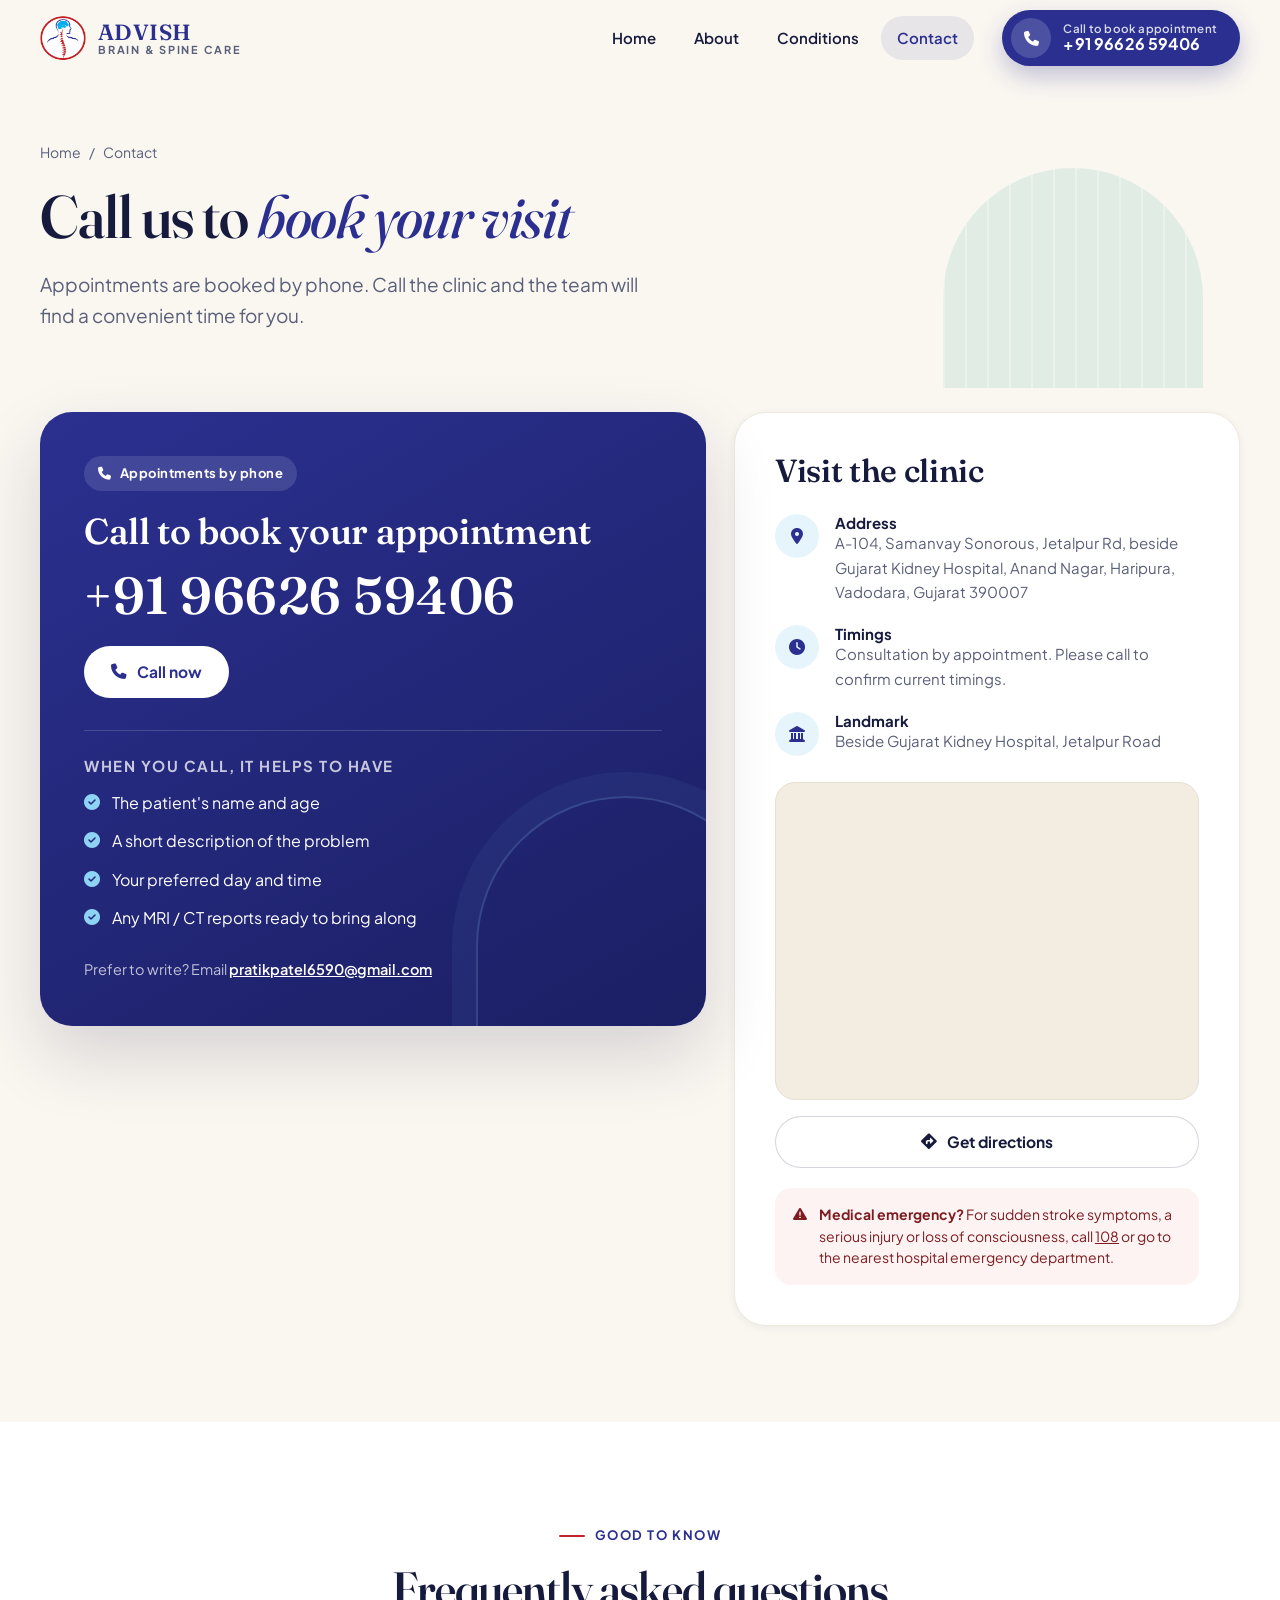
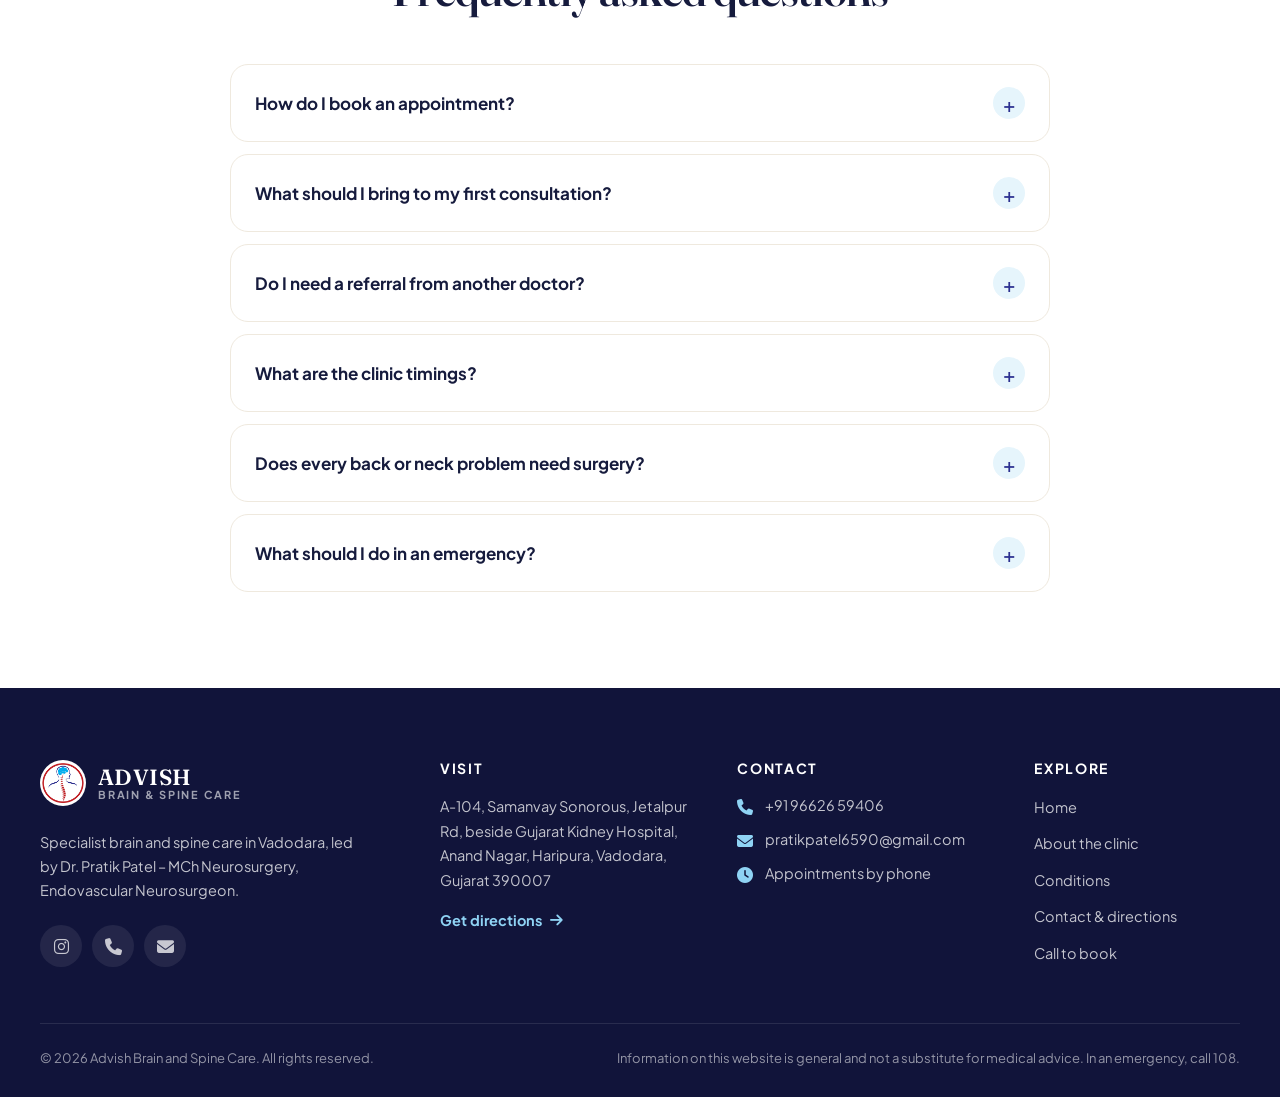
<file: contact.html>
<!DOCTYPE html>
<html lang="en">
<head>
<meta charset="UTF-8">
<meta name="viewport" content="width=device-width, initial-scale=1.0">
<title>Contact &amp; Appointments | Advish Brain &amp; Spine Care, Vadodara</title>
<meta name="description" content="Call +91 96626 59406 to book an appointment with Dr. Pratik Patel at Advish Brain and Spine Care, Jetalpur Road, Vadodara.">
<meta name="theme-color" content="#2b3090">
<link rel="icon" type="image/png" href="assets/img/favicon.png">
<link rel="preconnect" href="https://fonts.googleapis.com">
<link rel="preconnect" href="https://fonts.gstatic.com" crossorigin>
<link href="https://fonts.googleapis.com/css2?family=Fraunces:ital,opsz,wght@0,9..144,400..700;1,9..144,400..600&family=Plus+Jakarta+Sans:wght@400;500;600;700&display=swap" rel="stylesheet">
<link rel="stylesheet" href="https://cdnjs.cloudflare.com/ajax/libs/font-awesome/6.5.0/css/all.min.css">
<link rel="stylesheet" href="assets/css/style.css">
</head>
<body>
<a class="skip-link" href="#main">Skip to content</a>

<header class="site-header">
  <div class="container header-inner">
    <a class="brand" href="index.html" aria-label="Advish Brain and Spine Care – home">
      <img src="assets/img/logo.png" alt="" width="46" height="46">
      <span class="brand-text"><strong>ADVISH</strong><span>Brain &amp; Spine Care</span></span>
    </a>
    <nav class="main-nav" id="main-nav" aria-label="Main">
      <ul>
        <li><a href="index.html">Home</a></li>
        <li><a href="about.html">About</a></li>
        <li><a href="index.html#care">Conditions</a></li>
        <li><a href="contact.html" aria-current="page">Contact</a></li>
      </ul>
      <div class="nav-mobile-cta">
        <a class="btn btn-primary" href="tel:+919662659406"><i class="fa-solid fa-phone" aria-hidden="true"></i> Call to book: +91 96626 59406</a>
      </div>
    </nav>
    <div class="header-actions">
      <a class="btn btn-primary btn-call" href="tel:+919662659406">
        <span class="btn-call-icon"><i class="fa-solid fa-phone" aria-hidden="true"></i></span>
        <span class="btn-call-text"><small>Call to book appointment</small><strong>+91 96626 59406</strong></span>
      </a>
    </div>
    <button class="menu-toggle" type="button" aria-expanded="false" aria-controls="main-nav" aria-label="Menu"><i class="fa-solid fa-bars" aria-hidden="true"></i></button>
  </div>
</header>

<main id="main">

  <header class="page-hero">
    <div class="container">
      <nav class="breadcrumb" aria-label="Breadcrumb"><a href="index.html">Home</a><span aria-hidden="true">/</span><span>Contact</span></nav>
      <h1 class="display">Call us to <em>book your visit</em></h1>
      <p class="lead">Appointments are booked by phone. Call the clinic and the team will find a convenient time for you.</p>
    </div>
  </header>

  <!-- Booking + visit info -->
  <section class="section" id="book" style="padding-top:24px">
    <div class="container contact-grid">
      <section class="booking-panel" aria-labelledby="book-title" data-reveal>
        <span class="booking-tag"><i class="fa-solid fa-phone" aria-hidden="true"></i> Appointments by phone</span>
        <h2 id="book-title">Call to book your appointment</h2>
        <a class="big-number" href="tel:+919662659406">+91 96626 59406</a>
        <a class="btn btn-light btn-call-now" href="tel:+919662659406"><i class="fa-solid fa-phone" aria-hidden="true"></i> Call now</a>

        <div class="booking-divider" aria-hidden="true"></div>

        <h3>When you call, it helps to have</h3>
        <ul class="check-list">
          <li><i class="fa-solid fa-circle-check" aria-hidden="true"></i> The patient's name and age</li>
          <li><i class="fa-solid fa-circle-check" aria-hidden="true"></i> A short description of the problem</li>
          <li><i class="fa-solid fa-circle-check" aria-hidden="true"></i> Your preferred day and time</li>
          <li><i class="fa-solid fa-circle-check" aria-hidden="true"></i> Any MRI / CT reports ready to bring along</li>
        </ul>
        <p class="booking-alt">Prefer to write? Email <a href="mailto:pratikpatel6590@gmail.com">pratikpatel6590@gmail.com</a></p>
      </section>

      <aside class="panel" aria-labelledby="visit-title" data-reveal data-delay="1">
        <h2 id="visit-title">Visit the clinic</h2>
        <div class="info-list">
          <div class="info-row">
            <span class="icon-circle"><i class="fa-solid fa-location-dot" aria-hidden="true"></i></span>
            <div><h3>Address</h3><address>A-104, Samanvay Sonorous, Jetalpur Rd, beside Gujarat Kidney Hospital, Anand Nagar, Haripura, Vadodara, Gujarat 390007</address></div>
          </div>
          <div class="info-row">
            <span class="icon-circle"><i class="fa-solid fa-clock" aria-hidden="true"></i></span>
            <div><h3>Timings</h3><p>Consultation by appointment. Please call to confirm current timings.</p></div>
          </div>
          <div class="info-row">
            <span class="icon-circle"><i class="fa-solid fa-landmark" aria-hidden="true"></i></span>
            <div><h3>Landmark</h3><p>Beside Gujarat Kidney Hospital, Jetalpur Road</p></div>
          </div>
        </div>
        <div class="map-frame">
          <iframe title="Map showing Advish Brain and Spine Care, Jetalpur Road, Vadodara" src="https://maps.google.com/maps?q=Advish%20Brain%20and%20Spine%20Care%2C%20Jetalpur%20Rd%2C%20Vadodara&amp;z=16&amp;output=embed" loading="lazy" referrerpolicy="no-referrer-when-downgrade" allowfullscreen></iframe>
        </div>
        <a class="btn btn-outline btn-block" style="margin-top:16px" href="https://www.google.com/maps/place/Advish+Brain+and+Spine+Care/@22.3073517,73.1742334,17z/data=!3m1!4b1!4m6!3m5!1s0x395fc9a1169d68fb:0xdb50adbf54fb9472!8m2!3d22.3073468!4d73.1768083!16s%2Fg%2F11z3lkvvtp" target="_blank" rel="noopener noreferrer"><i class="fa-solid fa-diamond-turn-right" aria-hidden="true"></i> Get directions</a>
        <div class="notice">
          <i class="fa-solid fa-triangle-exclamation" aria-hidden="true"></i>
          <span><strong>Medical emergency?</strong> For sudden stroke symptoms, a serious injury or loss of consciousness, call <a href="tel:108">108</a> or go to the nearest hospital emergency department.</span>
        </div>
      </aside>
    </div>
  </section>

  <!-- FAQ -->
  <section class="section bg-white">
    <div class="container">
      <div class="section-head center" data-reveal>
        <span class="eyebrow">Good to know</span>
        <h2 class="display">Frequently asked questions</h2>
      </div>
      <div class="faq" data-reveal>
        <details>
          <summary>How do I book an appointment?</summary>
          <div class="faq-body">Appointments are booked by phone. Call <a href="tel:+919662659406">+91 96626 59406</a> and the team will fix a convenient time for you.</div>
        </details>
        <details>
          <summary>What should I bring to my first consultation?</summary>
          <div class="faq-body">Please bring any MRI or CT scans (films, reports and CD if available), earlier prescriptions, discharge summaries, and a list of the medicines you currently take.</div>
        </details>
        <details>
          <summary>Do I need a referral from another doctor?</summary>
          <div class="faq-body">You can contact the clinic directly. If another doctor has referred you, please bring their notes along.</div>
        </details>
        <details>
          <summary>What are the clinic timings?</summary>
          <div class="faq-body">Consultations are by appointment. Please call <a href="tel:+919662659406">+91 96626 59406</a> to confirm current timings before your visit.</div>
        </details>
        <details>
          <summary>Does every back or neck problem need surgery?</summary>
          <div class="faq-body">Not always. Many spine problems are first managed without surgery. Dr. Patel will explain your options and why a particular treatment is recommended.</div>
        </details>
        <details>
          <summary>What should I do in an emergency?</summary>
          <div class="faq-body">For sudden weakness, facial droop, trouble speaking, a serious head injury, loss of consciousness or any other emergency, call 108 or go to the nearest hospital emergency department straight away.</div>
        </details>
      </div>
    </div>
  </section>

</main>

<footer class="site-footer">
  <div class="container">
    <div class="footer-grid">
      <div class="footer-brand">
        <a class="brand" href="index.html" aria-label="Advish Brain and Spine Care – home"><img src="assets/img/logo.png" alt="" width="46" height="46"><span class="brand-text"><strong>ADVISH</strong><span>Brain &amp; Spine Care</span></span></a>
        <p>Specialist brain and spine care in Vadodara, led by Dr. Pratik Patel – MCh Neurosurgery, Endovascular Neurosurgeon.</p>
        <div class="socials">
          <a href="https://www.instagram.com/advishbrainandspinecare0/" target="_blank" rel="noopener noreferrer" aria-label="Instagram"><i class="fa-brands fa-instagram" aria-hidden="true"></i></a>
          <a href="tel:+919662659406" aria-label="Call the clinic"><i class="fa-solid fa-phone" aria-hidden="true"></i></a>
          <a href="mailto:pratikpatel6590@gmail.com" aria-label="Email"><i class="fa-solid fa-envelope" aria-hidden="true"></i></a>
        </div>
      </div>
      <div>
        <h3>Visit</h3>
        <address>A-104, Samanvay Sonorous, Jetalpur Rd, beside Gujarat Kidney Hospital, Anand Nagar, Haripura, Vadodara, Gujarat 390007</address>
        <p style="margin-top:14px"><a class="text-link" style="color:#8fd3f4" href="https://www.google.com/maps/place/Advish+Brain+and+Spine+Care/@22.3073517,73.1742334,17z/data=!3m1!4b1!4m6!3m5!1s0x395fc9a1169d68fb:0xdb50adbf54fb9472!8m2!3d22.3073468!4d73.1768083!16s%2Fg%2F11z3lkvvtp" target="_blank" rel="noopener noreferrer">Get directions <i class="fa-solid fa-arrow-right" aria-hidden="true"></i></a></p>
      </div>
      <div>
        <h3>Contact</h3>
        <ul class="footer-contact">
          <li><i class="fa-solid fa-phone" aria-hidden="true"></i><a href="tel:+919662659406">+91 96626 59406</a></li>
          <li><i class="fa-solid fa-envelope" aria-hidden="true"></i><a href="mailto:pratikpatel6590@gmail.com">pratikpatel6590@gmail.com</a></li>
          <li><i class="fa-solid fa-clock" aria-hidden="true"></i><span>Appointments by phone</span></li>
        </ul>
      </div>
      <div>
        <h3>Explore</h3>
        <ul>
          <li><a href="index.html">Home</a></li>
          <li><a href="about.html">About the clinic</a></li>
          <li><a href="index.html#care">Conditions</a></li>
          <li><a href="contact.html">Contact &amp; directions</a></li>
          <li><a href="tel:+919662659406">Call to book</a></li>
        </ul>
      </div>
    </div>
    <div class="footer-bottom">
      <span>© <span data-year>2026</span> Advish Brain and Spine Care. All rights reserved.</span>
      <span>Information on this website is general and not a substitute for medical advice. In an emergency, call 108.</span>
    </div>
  </div>
</footer>

<nav class="mobile-bar" aria-label="Quick actions">
  <a href="https://www.google.com/maps/place/Advish+Brain+and+Spine+Care/@22.3073517,73.1742334,17z/data=!3m1!4b1!4m6!3m5!1s0x395fc9a1169d68fb:0xdb50adbf54fb9472!8m2!3d22.3073468!4d73.1768083!16s%2Fg%2F11z3lkvvtp" target="_blank" rel="noopener noreferrer"><i class="fa-solid fa-diamond-turn-right" aria-hidden="true"></i>Directions</a>
  <a href="mailto:pratikpatel6590@gmail.com"><i class="fa-solid fa-envelope" aria-hidden="true"></i>Email</a>
  <a class="book" href="tel:+919662659406"><i class="fa-solid fa-phone" aria-hidden="true"></i>Call to book</a>
</nav>

<script src="assets/js/main.js"></script>
</body>
</html>
</file>
<file: assets/css/style.css>
/* ==========================================================================
   Advish Brain & Spine Care — v2 design
   Palette taken from the logo (navy / sky / red) and the clinic interiors
   (cream walls, mint panels, light wood).
   ========================================================================== */

:root {
  --ink: #161b3d;
  --navy: #2b3090;
  --navy-deep: #1b1f63;
  --sky: #0a9fdc;
  --sky-soft: #e6f5fc;
  --sage: #dcebe2;
  --sage-deep: #8fbca6;
  --cream: #faf7f1;
  --sand: #f2ece1;
  --wood: #c49464;
  --red: #c1272d;
  --white: #ffffff;
  --muted: #5a6079;
  --line: #e6dfd2;
  --line-soft: #efe9de;

  --font-display: "Fraunces", Georgia, "Times New Roman", serif;
  --font-body: "Plus Jakarta Sans", system-ui, -apple-system, "Segoe UI", Roboto, sans-serif;

  --radius-sm: 12px;
  --radius: 20px;
  --radius-lg: 32px;
  --arch: 999px 999px 28px 28px;

  --shadow-sm: 0 2px 8px rgba(22, 27, 61, .06);
  --shadow: 0 14px 40px rgba(22, 27, 61, .09);
  --shadow-lg: 0 30px 70px rgba(22, 27, 61, .16);

  --header-h: 76px;
  --container: 1200px;
}

/* ---------- Base ---------- */
*, *::before, *::after { box-sizing: border-box; }
html { scroll-behavior: smooth; scroll-padding-top: calc(var(--header-h) + 16px); -webkit-text-size-adjust: 100%; }
body {
  margin: 0;
  font-family: var(--font-body);
  font-size: 16px;
  line-height: 1.65;
  color: var(--ink);
  background: var(--cream);
  -webkit-font-smoothing: antialiased;
  overflow-x: hidden;
}
img { max-width: 100%; display: block; }
a { color: inherit; }
h1, h2, h3, h4 { margin: 0; line-height: 1.15; }
p { margin: 0; }
ul { margin: 0; padding: 0; list-style: none; }
address { font-style: normal; }
button { font: inherit; cursor: pointer; }
:focus-visible { outline: 3px solid var(--sky); outline-offset: 3px; border-radius: 6px; }

.skip-link {
  position: absolute; left: 16px; top: -60px; z-index: 200;
  background: var(--navy); color: #fff; padding: 10px 16px; border-radius: 10px; text-decoration: none; font-weight: 600;
}
.skip-link:focus { top: 12px; }

.container { width: min(var(--container), calc(100% - 40px)); margin: 0 auto; }
.section { padding: 96px 0; }
.section-tight { padding: 64px 0; }
.pt-0 { padding-top: 0; }
.nowrap { white-space: nowrap; }
.bg-white { background: var(--white); }
.bg-sand { background: var(--sand); }
.bg-sage { background: var(--sage); }

.eyebrow {
  display: inline-flex; align-items: center; gap: 10px;
  font-size: 13px; font-weight: 700; letter-spacing: .12em; text-transform: uppercase;
  color: var(--navy);
}
.eyebrow::before { content: ""; width: 26px; height: 2px; border-radius: 2px; background: var(--red); }

.display {
  font-family: var(--font-display);
  font-weight: 560;
  font-variation-settings: "opsz" 96;
  letter-spacing: -.02em;
  color: var(--ink);
}
.display em { font-style: italic; font-weight: 450; color: var(--navy); }

.section-head { max-width: 680px; margin-bottom: 48px; }
.section-head.center { margin-inline: auto; text-align: center; }
.section-head h2 { font-size: clamp(32px, 4.2vw, 48px); margin-top: 14px; }
.section-head p { margin-top: 16px; color: var(--muted); font-size: 18px; }
.section-head-row { display: flex; align-items: end; justify-content: space-between; gap: 24px; margin-bottom: 48px; }
.section-head-row .section-head { margin-bottom: 0; }

.lead { font-size: 19px; color: var(--muted); }

/* ---------- Buttons ---------- */
.btn {
  display: inline-flex; align-items: center; justify-content: center; gap: 10px;
  min-height: 52px; padding: 0 26px; border-radius: 999px; border: 1.5px solid transparent;
  font-weight: 700; font-size: 15.5px; text-decoration: none; white-space: nowrap;
  transition: transform .2s ease, box-shadow .2s ease, background-color .2s ease, color .2s ease, border-color .2s ease;
}
.btn:hover { transform: translateY(-2px); }
.btn-primary { background: var(--navy); color: #fff; box-shadow: 0 10px 24px rgba(43, 48, 144, .28); }
.btn-primary:hover { background: var(--navy-deep); box-shadow: 0 14px 30px rgba(43, 48, 144, .34); }
.btn-outline { border-color: rgba(22, 27, 61, .18); color: var(--ink); background: rgba(255,255,255,.6); }
.btn-outline:hover { border-color: var(--navy); color: var(--navy); background: #fff; }
.btn-light { background: #fff; color: var(--navy); }
.btn-light:hover { box-shadow: 0 12px 26px rgba(0,0,0,.18); }
.btn-ghost-light { border-color: rgba(255,255,255,.4); color: #fff; }
.btn-ghost-light:hover { background: rgba(255,255,255,.1); border-color: #fff; }
.btn-whatsapp { background: #1fa855; color: #fff; }
.btn-whatsapp:hover { background: #178f47; }
.btn-sm { min-height: 44px; padding: 0 20px; font-size: 14.5px; }
.btn-block { width: 100%; }

.text-link {
  display: inline-flex; align-items: center; gap: 8px; font-weight: 700; color: var(--navy); text-decoration: none;
}
.text-link i { transition: transform .2s; }
.text-link:hover i { transform: translateX(4px); }

/* ---------- Header ---------- */
.site-header {
  position: sticky; top: 0; z-index: 100;
  background: rgba(250, 247, 241, .86);
  backdrop-filter: saturate(160%) blur(14px); -webkit-backdrop-filter: saturate(160%) blur(14px);
  border-bottom: 1px solid transparent;
  transition: border-color .25s, box-shadow .25s, background-color .25s;
}
.site-header.is-scrolled { border-color: var(--line); box-shadow: 0 6px 24px rgba(22, 27, 61, .06); background: rgba(250, 247, 241, .94); }
.header-inner { height: var(--header-h); display: flex; align-items: center; gap: 28px; }

.brand { display: inline-flex; align-items: center; gap: 12px; text-decoration: none; flex-shrink: 0; }
.brand img { width: 46px; height: 46px; }
.brand-text { display: flex; flex-direction: column; line-height: 1.1; }
.brand-text strong { font-family: var(--font-display); font-size: 22px; font-weight: 600; letter-spacing: .02em; color: var(--navy); }
.brand-text span { font-size: 11px; font-weight: 700; letter-spacing: .16em; text-transform: uppercase; color: var(--muted); }

.main-nav { margin-left: auto; }
.main-nav ul { display: flex; align-items: center; gap: 6px; }
.main-nav a {
  display: block; padding: 10px 16px; border-radius: 999px; text-decoration: none;
  font-weight: 600; font-size: 15px; color: var(--ink); transition: background-color .2s, color .2s;
}
.main-nav a:hover { background: rgba(43, 48, 144, .07); color: var(--navy); }
.main-nav a[aria-current="page"] { color: var(--navy); background: rgba(43, 48, 144, .09); }

.header-actions { display: flex; align-items: center; gap: 10px; }
.btn-call { min-height: 56px; padding: 0 22px 0 8px; gap: 12px; text-align: left; }
.btn-call-icon { display: grid; place-items: center; flex-shrink: 0; width: 40px; height: 40px; border-radius: 50%; background: rgba(255,255,255,.16); font-size: 15px; }
.btn-call-text { display: flex; flex-direction: column; line-height: 1.15; }
.btn-call-text small { font-size: 11.5px; font-weight: 600; letter-spacing: .02em; opacity: .82; }
.btn-call-text strong { font-size: 16px; font-weight: 700; letter-spacing: .01em; }
.btn-call-lg { min-height: 64px; padding-right: 28px; }
.btn-call-lg .btn-call-icon { width: 46px; height: 46px; font-size: 17px; }
.btn-call-lg .btn-call-text strong { font-size: 18px; }

.icon-circle {
  display: inline-grid; place-items: center; flex-shrink: 0;
  width: 44px; height: 44px; border-radius: 50%;
  background: var(--sky-soft); color: var(--navy); font-size: 16px;
}

.menu-toggle {
  display: none; width: 46px; height: 46px; border-radius: 14px; border: 1px solid var(--line);
  background: #fff; color: var(--ink); font-size: 18px; margin-left: auto;
}

/* ---------- Mobile action bar ---------- */
.mobile-bar { display: none; }

/* ---------- Hero (home) ---------- */
.hero { position: relative; padding: 56px 0 0; overflow: hidden; }
.hero::before {
  content: ""; position: absolute; inset: -20% -10% auto auto; width: 720px; height: 720px; border-radius: 50%;
  background: radial-gradient(circle, rgba(10, 159, 220, .12), rgba(10, 159, 220, 0) 65%);
  pointer-events: none;
}
.hero-grid { position: relative; display: grid; grid-template-columns: 1.08fr .92fr; gap: 48px; align-items: center; }
.hero-copy { padding-bottom: 96px; }
.hero-copy h1 { font-size: clamp(40px, 5.6vw, 68px); margin-top: 20px; }
.hero-copy .lead { margin-top: 22px; max-width: 560px; }
.hero-actions { display: flex; flex-wrap: wrap; gap: 12px; margin-top: 34px; }
.hero-meta { display: flex; flex-wrap: wrap; gap: 10px 22px; margin-top: 28px; color: var(--muted); font-size: 14.5px; font-weight: 500; }
.hero-meta span { display: inline-flex; align-items: center; gap: 8px; }
.hero-meta i { color: var(--sage-deep); }

.hero-visual { position: relative; align-self: end; display: flex; justify-content: center; }
.hero-arch {
  position: relative; width: min(440px, 100%); aspect-ratio: 440 / 560;
  border-radius: 999px 999px 0 0;
  background:
    repeating-linear-gradient(90deg, rgba(255,255,255,.22) 0 2px, transparent 2px 26px),
    linear-gradient(180deg, #cfe5da 0%, #b9d9ca 100%);
  overflow: hidden;
}
.hero-arch img {
  position: absolute; bottom: 0; left: 50%; transform: translateX(-50%);
  width: 96%; height: auto; max-height: 104%; object-fit: contain; object-position: bottom;
  filter: drop-shadow(0 20px 30px rgba(22, 27, 61, .18));
}
.float-card {
  position: absolute; z-index: 2; display: flex; align-items: center; gap: 12px;
  padding: 14px 18px; border-radius: 18px; background: #fff; box-shadow: var(--shadow);
  border: 1px solid var(--line-soft);
}
.float-card strong { display: block; font-family: var(--font-display); font-size: 26px; font-weight: 600; line-height: 1; color: var(--navy); }
.float-card div > span, .float-card > span:not(.icon-circle) { display: block; font-size: 13px; font-weight: 600; color: var(--muted); margin-top: 4px; }
.float-card.one { left: -6px; top: 26%; }
.float-card.two { right: -10px; bottom: 31%; }
.float-card.name { left: 50%; bottom: 58px; transform: translateX(-50%); white-space: nowrap; flex-direction: column; align-items: center; gap: 2px; padding: 12px 22px; text-align: center; }
.float-card.name strong { font-size: 19px; color: var(--ink); }
.float-card.name > span { margin-top: 0; }

/* ---------- Trust strip ---------- */
.trust-strip { position: relative; z-index: 3; margin-top: -36px; }
.trust-grid {
  display: grid; grid-template-columns: 1fr 1.32fr 1fr 1fr; padding: 10px;
  background: rgba(255,255,255,.96); border: 1px solid var(--line-soft); border-radius: var(--radius-lg);
  box-shadow: 0 24px 60px rgba(22, 27, 61, .10), 0 2px 6px rgba(22, 27, 61, .04);
  backdrop-filter: blur(8px); -webkit-backdrop-filter: blur(8px);
}
.trust-item { position: relative; display: flex; align-items: center; gap: 16px; padding: 20px 22px; border-radius: 22px; transition: background-color .25s; }
.trust-item:hover { background: var(--cream); }
.trust-item + .trust-item::before { content: ""; position: absolute; left: 0; top: 24%; bottom: 24%; width: 1px; background: var(--line); }
.trust-item i {
  flex-shrink: 0; display: grid; place-items: center; width: 50px; height: 50px; border-radius: 50%;
  font-size: 19px; background: var(--sky-soft); color: var(--navy);
}
.trust-item:nth-child(2) i { background: var(--sage); color: #2d6b52; }
.trust-item:nth-child(3) i { background: #fdf0e3; color: #b0702f; }
.trust-item:nth-child(4) i { background: #fbe9ea; color: var(--red); }
.trust-item strong { display: block; font-size: 16px; font-weight: 700; color: var(--ink); }
.trust-item span { display: block; font-size: 13.5px; color: var(--muted); }

/* ---------- Conditions ---------- */
.care-grid { display: grid; grid-template-columns: repeat(4, 1fr); gap: 18px; }
.care-card {
  position: relative; display: flex; flex-direction: column; gap: 10px;
  padding: 28px 24px 24px; border-radius: var(--radius); background: #fff; border: 1px solid var(--line-soft);
  text-decoration: none; color: inherit;
  transition: transform .25s ease, box-shadow .25s ease, border-color .25s ease;
}
.care-card:hover { transform: translateY(-4px); box-shadow: var(--shadow); border-color: transparent; }
.care-card .icon-circle { width: 54px; height: 54px; font-size: 21px; margin-bottom: 8px; }
.care-card h3 { font-size: 18px; font-weight: 700; }
.care-card p { color: var(--muted); font-size: 14.5px; line-height: 1.6; }
.care-card .card-link { margin-top: auto; padding-top: 10px; font-size: 14px; font-weight: 700; color: var(--navy); display: inline-flex; gap: 8px; align-items: center; }
.care-card:hover .card-link i { transform: translateX(4px); }
.card-link i { transition: transform .2s; }
.care-card.tone-sage .icon-circle { background: var(--sage); color: #2d6b52; }
.care-card.tone-red .icon-circle { background: #fbe9ea; color: var(--red); }
.care-card.highlight { background: var(--navy); color: #fff; border-color: var(--navy); }
.care-card.highlight p { color: rgba(255,255,255,.75); }
.care-card.highlight .icon-circle { background: rgba(255,255,255,.12); color: #fff; }
.care-card.highlight .card-link { color: #fff; }

.care-note { margin-top: 26px; font-size: 14px; color: var(--muted); text-align: center; }

/* ---------- Doctor ---------- */
.doctor-grid { display: grid; grid-template-columns: .9fr 1.1fr; gap: 72px; align-items: center; }
.doctor-photo-wrap { position: relative; }
.doctor-media { border-radius: var(--arch); overflow: hidden; aspect-ratio: 4 / 5; background: var(--sand); }
.doctor-media img { width: 100%; height: 100%; object-fit: cover; }
.doctor-media.cutout {
  display: flex; align-items: flex-end; justify-content: center;
  background:
    repeating-linear-gradient(90deg, rgba(255,255,255,.4) 0 2px, transparent 2px 24px),
    linear-gradient(180deg, var(--sky-soft), #cfe6f3);
}
.doctor-media.cutout img { height: 94%; width: auto; max-width: 96%; object-fit: contain; object-position: bottom; }
.float-card strong.sm { font-size: 18px; }
.care-text p { margin-top: 8px; }
.doctor-photo-wrap .float-card { right: -24px; bottom: 40px; }
.doctor-copy h2 { font-size: clamp(34px, 4vw, 50px); margin-top: 14px; }
.doctor-copy .creds { margin-top: 10px; font-weight: 700; color: var(--navy); letter-spacing: .02em; }
.doctor-copy .lead { margin-top: 22px; font-size: 17.5px; }
.doctor-copy blockquote {
  margin: 28px 0 0; padding: 20px 24px; border-left: 3px solid var(--red); background: #fff; border-radius: 0 var(--radius-sm) var(--radius-sm) 0;
  font-family: var(--font-display); font-style: italic; font-size: 19px; line-height: 1.5; color: var(--ink);
}

.quals {
  margin-top: 32px; display: grid; grid-template-columns: repeat(3, 1fr); padding: 8px;
  background: #fff; border: 1px solid var(--line-soft); border-radius: var(--radius); box-shadow: var(--shadow-sm);
}
.qual { position: relative; display: flex; flex-direction: column; align-items: flex-start; gap: 12px; padding: 20px 18px; border-radius: 14px; transition: background-color .25s; }
.qual:hover { background: var(--cream); }
.qual + .qual::before { content: ""; position: absolute; left: 0; top: 22%; bottom: 22%; width: 1px; background: var(--line); }
.qual .icon-circle { width: 44px; height: 44px; font-size: 17px; }
.qual:nth-child(2) .icon-circle { background: var(--sage); color: #2d6b52; }
.qual:nth-child(3) .icon-circle { background: #fbe9ea; color: var(--red); }
.qual strong { display: block; font-size: 15.5px; font-weight: 700; }
.qual div > span { display: block; margin-top: 2px; font-size: 13px; color: var(--muted); }

/* Timeline (about page) */
.timeline { position: relative; display: grid; grid-template-columns: repeat(4, 1fr); gap: 20px; }
.timeline::before { content: ""; position: absolute; left: 0; right: 0; top: 27px; height: 2px; background: linear-gradient(90deg, var(--sage-deep), var(--sky)); opacity: .5; }
.t-step { position: relative; text-align: left; }
.t-step .icon-circle { display: grid; width: 56px; height: 56px; font-size: 20px; background: #fff; border: 2px solid var(--sage-deep); color: var(--navy); position: relative; }
.t-step h3 { margin-top: 18px; font-size: 19px; font-weight: 700; }
.t-step p { margin-top: 6px; color: var(--muted); font-size: 14.5px; }
.t-step .tag { display: block; margin-top: 18px; font-size: 12px; font-weight: 700; letter-spacing: .1em; text-transform: uppercase; color: var(--sky); }

/* ---------- Visit steps ---------- */
.steps { display: grid; grid-template-columns: repeat(4, 1fr); gap: 18px; counter-reset: step; }
.step { position: relative; padding: 30px 26px; border-radius: var(--radius); background: rgba(255,255,255,.7); border: 1px solid rgba(255,255,255,.9); }
.step::before {
  counter-increment: step; content: "0" counter(step);
  display: block; font-family: var(--font-display); font-size: 40px; font-weight: 500; line-height: 1; color: var(--sage-deep);
}
.step h3 { margin-top: 18px; font-size: 18px; font-weight: 700; }
.step p { margin-top: 8px; color: var(--muted); font-size: 14.5px; }
.step p a { color: var(--navy); font-weight: 700; text-decoration: none; white-space: nowrap; }

/* ---------- Gallery ---------- */
.gallery { display: grid; grid-template-columns: 1.3fr 1fr 1fr; grid-template-rows: 250px 250px; gap: 16px; }
.gallery button {
  position: relative; padding: 0; border: 0; border-radius: var(--radius); overflow: hidden; background: var(--sand);
}
.gallery button:first-child { grid-row: span 2; border-radius: var(--arch); }
.gallery img { width: 100%; height: 100%; object-fit: cover; transition: transform .6s ease; }
.gallery button:hover img { transform: scale(1.05); }
.gallery .cap {
  position: absolute; left: 14px; bottom: 14px; padding: 7px 14px; border-radius: 999px;
  background: rgba(255,255,255,.92); font-size: 13px; font-weight: 700; color: var(--ink);
  opacity: 0; transform: translateY(6px); transition: opacity .25s, transform .25s;
}
.gallery button:hover .cap, .gallery button:focus-visible .cap { opacity: 1; transform: none; }
.gallery button:first-child .cap { left: 50%; transform: translate(-50%, 6px); bottom: 22px; }
.gallery button:first-child:hover .cap, .gallery button:first-child:focus-visible .cap { transform: translate(-50%, 0); }

/* Lightbox */
.lightbox { padding: 0; border: 0; background: transparent; max-width: min(1100px, 94vw); max-height: 92vh; overflow: visible; }
.lightbox::backdrop { background: rgba(14, 17, 40, .86); backdrop-filter: blur(4px); }
.lightbox figure { margin: 0; }
.lightbox img { max-height: 80vh; width: auto; margin: 0 auto; border-radius: 16px; }
.lightbox figcaption { margin-top: 12px; text-align: center; color: #fff; font-weight: 600; }
.lb-btn {
  position: absolute; top: 50%; transform: translateY(-50%); width: 48px; height: 48px; border-radius: 50%; border: 0;
  background: rgba(255,255,255,.95); color: var(--ink); font-size: 18px; box-shadow: var(--shadow);
}
.lb-prev { left: -64px; }
.lb-next { right: -64px; }
.lb-close { position: absolute; top: -56px; right: 0; width: 44px; height: 44px; border-radius: 50%; border: 0; background: rgba(255,255,255,.95); color: var(--ink); font-size: 18px; }

/* ---------- News ---------- */
.news-card { display: grid; grid-template-columns: 1fr 1fr; gap: 0; border-radius: var(--radius-lg); overflow: hidden; background: #fff; box-shadow: var(--shadow); }
.news-media { position: relative; padding: 28px; border: 0; background: var(--sand); display: grid; place-items: center; cursor: zoom-in; }
.news-media img { width: 100%; height: auto; border-radius: 10px; box-shadow: 0 12px 30px rgba(22, 27, 61, .14); transform: rotate(-1.2deg); transition: transform .3s; }
.news-media:hover img { transform: rotate(0) scale(1.02); }
.news-media .zoom { position: absolute; right: 16px; bottom: 16px; padding: 8px 14px; border-radius: 999px; background: rgba(22, 27, 61, .85); color: #fff; font-size: 13px; font-weight: 700; display: inline-flex; gap: 8px; align-items: center; }
.news-body { padding: 48px; display: flex; flex-direction: column; justify-content: center; }
.news-body h3 { font-family: var(--font-display); font-weight: 560; font-size: clamp(26px, 2.8vw, 34px); margin-top: 14px; letter-spacing: -.01em; }
.news-body p { margin-top: 16px; color: var(--muted); }
.news-points { margin-top: 22px; display: grid; gap: 10px; }
.news-points li { display: flex; gap: 12px; align-items: flex-start; font-size: 15px; }
.news-points i { color: var(--sage-deep); margin-top: 5px; }
.news-source { margin-top: 22px; font-size: 13px; color: var(--muted); }

/* ---------- CTA band ---------- */
.cta-band {
  position: relative; overflow: hidden; border-radius: var(--radius-lg);
  background: linear-gradient(135deg, var(--navy) 0%, var(--navy-deep) 100%); color: #fff;
  padding: 64px; display: grid; grid-template-columns: 1.3fr 1fr; gap: 32px; align-items: center;
}
.cta-band::after {
  content: ""; position: absolute; right: -50px; bottom: -230px; width: 340px; height: 420px; border-radius: 999px 999px 0 0;
  border: 2px solid rgba(143, 211, 244, .22); box-shadow: 0 0 0 26px rgba(143, 211, 244, .05);
}
.cta-band h2 { font-family: var(--font-display); font-weight: 560; font-size: clamp(30px, 3.6vw, 44px); letter-spacing: -.01em; }
.cta-band p { margin-top: 14px; color: rgba(255,255,255,.78); font-size: 17px; }
.cta-actions { position: relative; z-index: 1; display: flex; flex-wrap: wrap; gap: 12px; justify-content: flex-end; }

/* ---------- Page hero (inner pages) ---------- */
.page-hero { padding: 64px 0 56px; position: relative; overflow: hidden; }
.page-hero::after {
  content: ""; position: absolute; right: 6%; bottom: -120px; width: 260px; height: 340px; border-radius: 999px 999px 0 0;
  background: repeating-linear-gradient(90deg, rgba(255,255,255,.35) 0 2px, transparent 2px 22px), var(--sage);
  opacity: .8;
}
.breadcrumb { display: flex; gap: 8px; font-size: 14px; color: var(--muted); }
.breadcrumb a { text-decoration: none; color: var(--muted); }
.breadcrumb a:hover { color: var(--navy); }
.page-hero h1 { margin-top: 18px; font-size: clamp(38px, 5vw, 60px); max-width: 760px; position: relative; z-index: 1; }
.page-hero .lead { margin-top: 18px; max-width: 620px; position: relative; z-index: 1; }

/* ---------- About ---------- */
.split { display: grid; grid-template-columns: 1fr 1fr; gap: 72px; align-items: center; }
.split-media { position: relative; }
.split-media .main { border-radius: var(--arch); overflow: hidden; aspect-ratio: 4 / 5; }
.split-media .main img { width: 100%; height: 100%; object-fit: cover; }
.split-media .inset {
  position: absolute; right: -28px; bottom: -28px; width: 46%; aspect-ratio: 1; border-radius: var(--radius);
  overflow: hidden; border: 6px solid var(--cream); box-shadow: var(--shadow);
}
.split-media .inset img { width: 100%; height: 100%; object-fit: cover; }
.split-copy h2 { font-size: clamp(32px, 3.8vw, 46px); margin-top: 14px; }
.split-copy p { margin-top: 18px; color: var(--muted); font-size: 17px; }
.split-copy .btn { margin-top: 30px; }

.values { display: grid; grid-template-columns: repeat(3, 1fr); gap: 18px; }
.value { padding: 34px 30px; border-radius: var(--radius); background: #fff; border: 1px solid var(--line-soft); }
.value .icon-circle { width: 54px; height: 54px; font-size: 21px; }
.value h3 { margin-top: 20px; font-size: 20px; font-weight: 700; }
.value p { margin-top: 10px; color: var(--muted); font-size: 15px; }

.stats { display: grid; grid-template-columns: repeat(3, 1fr); gap: 12px; margin-top: 30px; }
.stat { padding: 18px; border-radius: 16px; background: #fff; border: 1px solid var(--line-soft); }
.stat strong { display: block; font-family: var(--font-display); font-size: 32px; font-weight: 600; color: var(--navy); line-height: 1; }
.stat span { display: block; margin-top: 8px; font-size: 13.5px; color: var(--muted); font-weight: 600; }

/* ---------- Contact ---------- */
.contact-grid { display: grid; grid-template-columns: 1.25fr .95fr; gap: 28px; align-items: start; }
.panel { padding: 40px; border-radius: var(--radius-lg); background: #fff; border: 1px solid var(--line-soft); box-shadow: var(--shadow-sm); }
.panel h2 { font-family: var(--font-display); font-weight: 560; font-size: 32px; letter-spacing: -.01em; }
.panel .panel-intro { margin-top: 10px; color: var(--muted); }

.booking-panel {
  position: relative; overflow: hidden; padding: 44px; border-radius: var(--radius-lg); color: #fff;
  background: linear-gradient(150deg, var(--navy) 0%, var(--navy-deep) 100%); box-shadow: var(--shadow-lg);
}
.booking-panel::after {
  content: ""; position: absolute; right: -70px; bottom: -150px; width: 300px; height: 380px; border-radius: 999px 999px 0 0;
  border: 2px solid rgba(143, 211, 244, .2); box-shadow: 0 0 0 24px rgba(143, 211, 244, .05); pointer-events: none;
}
.booking-tag { display: inline-flex; align-items: center; gap: 8px; padding: 7px 14px; border-radius: 999px; background: rgba(255,255,255,.12); font-size: 13px; font-weight: 700; letter-spacing: .04em; }
.booking-panel h2 { margin-top: 20px; font-family: var(--font-display); font-weight: 560; font-size: clamp(28px, 3vw, 36px); letter-spacing: -.01em; }
.big-number { display: inline-block; margin-top: 14px; font-family: var(--font-display); font-weight: 600; font-size: clamp(34px, 4.4vw, 52px); line-height: 1.1; color: #fff; text-decoration: none; letter-spacing: .01em; }
.big-number:hover { color: #bfe6fa; }
.btn-call-now { display: flex; width: max-content; margin-top: 22px; position: relative; z-index: 1; }
.booking-divider { height: 1px; margin: 32px 0 26px; background: rgba(255,255,255,.16); }
.booking-panel h3 { font-size: 15px; font-weight: 700; letter-spacing: .1em; text-transform: uppercase; color: rgba(255,255,255,.75); }
.check-list { margin-top: 16px; display: grid; gap: 12px; position: relative; z-index: 1; }
.check-list li { display: flex; gap: 12px; align-items: flex-start; font-size: 16px; }
.check-list i { margin-top: 4px; color: #8fd3f4; }
.booking-alt { margin-top: 26px; font-size: 14.5px; color: rgba(255,255,255,.72); position: relative; z-index: 1; }
.booking-alt a { color: #fff; font-weight: 600; word-break: break-word; }

.info-list { margin-top: 24px; display: grid; gap: 20px; }
.info-row { display: flex; gap: 16px; align-items: flex-start; }
.info-row h3 { font-size: 15px; font-weight: 700; }
.info-row p, .info-row address, .info-row a { color: var(--muted); font-size: 15px; text-decoration: none; }
.info-row a:hover { color: var(--navy); text-decoration: underline; }
.map-frame { margin-top: 26px; border-radius: var(--radius); overflow: hidden; border: 1px solid var(--line); aspect-ratio: 4 / 3; background: var(--sand); }
.map-frame iframe { width: 100%; height: 100%; border: 0; display: block; }
.notice {
  margin-top: 20px; padding: 16px 18px; border-radius: 16px; display: flex; gap: 12px; align-items: flex-start;
  background: #fdf3f3; color: #7d1d21; font-size: 14px; line-height: 1.55;
}
.notice i { margin-top: 3px; }
.notice.soft { background: var(--sky-soft); color: var(--navy-deep); }

/* FAQ */
.faq { max-width: 820px; margin: 0 auto; display: grid; gap: 12px; }
.faq details { border-radius: 18px; background: #fff; border: 1px solid var(--line-soft); transition: box-shadow .2s; }
.faq details[open] { box-shadow: var(--shadow-sm); }
.faq summary {
  list-style: none; cursor: pointer; padding: 22px 24px; display: flex; justify-content: space-between; gap: 16px; align-items: center;
  font-weight: 700; font-size: 17px;
}
.faq summary::-webkit-details-marker { display: none; }
.faq summary::after {
  content: "+"; flex-shrink: 0; width: 32px; height: 32px; border-radius: 50%; display: grid; place-items: center;
  background: var(--sky-soft); color: var(--navy); font-size: 20px; font-weight: 500; transition: transform .25s;
}
.faq details[open] summary::after { transform: rotate(45deg); }
.faq .faq-body { padding: 0 24px 22px; color: var(--muted); }

/* ---------- Footer ---------- */
.site-footer { background: #11143a; color: rgba(255,255,255,.75); padding: 72px 0 28px; margin-top: 0; }
.footer-grid { display: grid; grid-template-columns: 1.4fr 1fr 1fr .8fr; gap: 40px; }
.footer-brand .brand-text strong { color: #fff; }
.footer-brand .brand-text span { color: rgba(255,255,255,.6); }
.footer-brand .brand img { background: #fff; border-radius: 50%; padding: 2px; }
.footer-brand p { margin-top: 18px; font-size: 14.5px; max-width: 320px; }
.site-footer h3 { color: #fff; font-size: 14px; font-weight: 700; letter-spacing: .12em; text-transform: uppercase; margin-bottom: 18px; }
.site-footer ul { display: grid; gap: 10px; }
.site-footer a { color: rgba(255,255,255,.75); text-decoration: none; font-size: 14.5px; }
.site-footer a:hover { color: #fff; }
.site-footer address { font-size: 14.5px; line-height: 1.7; }
.footer-contact li { display: flex; gap: 12px; align-items: flex-start; }
.footer-contact span { font-size: 14.5px; }
.footer-contact i { margin-top: 5px; color: #8fd3f4; width: 16px; text-align: center; }
.socials { display: flex; gap: 10px; margin-top: 22px; }
.socials a { width: 42px; height: 42px; border-radius: 50%; display: grid; place-items: center; background: rgba(255,255,255,.08); font-size: 17px; transition: background-color .2s; }
.socials a:hover { background: rgba(255,255,255,.18); }
.footer-bottom { margin-top: 56px; padding-top: 24px; border-top: 1px solid rgba(255,255,255,.1); display: flex; flex-wrap: wrap; justify-content: space-between; gap: 12px 24px; font-size: 13px; color: rgba(255,255,255,.55); }

/* ---------- Reveal on scroll ---------- */
.js [data-reveal] { opacity: 0; transform: translateY(22px); transition: opacity .7s ease, transform .7s ease; }
.js [data-reveal].is-visible { opacity: 1; transform: none; }
.js [data-reveal][data-delay="1"] { transition-delay: .08s; }
.js [data-reveal][data-delay="2"] { transition-delay: .16s; }
.js [data-reveal][data-delay="3"] { transition-delay: .24s; }

@media (prefers-reduced-motion: reduce) {
  html { scroll-behavior: auto; }
  *, *::before, *::after { transition-duration: .01ms !important; animation-duration: .01ms !important; }
  .js [data-reveal] { opacity: 1; transform: none; }
}

/* ==========================================================================
   Responsive
   ========================================================================== */
@media (max-width: 1100px) {
  .care-grid { grid-template-columns: repeat(2, 1fr); }
  .float-card.one { left: 0; }
  .float-card.two { right: 0; }
}

@media (max-width: 960px) {
  :root { --header-h: 68px; }
  .section { padding: 72px 0; }
  .menu-toggle { display: inline-grid; place-items: center; }
  .header-actions { display: none; }
  .main-nav {
    position: fixed; inset: var(--header-h) 0 auto 0; margin: 0;
    background: var(--cream); border-bottom: 1px solid var(--line); box-shadow: 0 20px 40px rgba(22, 27, 61, .12);
    padding: 12px 20px 24px; transform: translateY(-8px); opacity: 0; visibility: hidden; transition: opacity .2s, transform .2s, visibility .2s;
  }
  .main-nav.is-open { opacity: 1; transform: none; visibility: visible; }
  .main-nav ul { flex-direction: column; align-items: stretch; gap: 4px; }
  .main-nav a { padding: 14px 16px; font-size: 17px; border-radius: 14px; }
  .main-nav .nav-mobile-cta { display: grid; margin-top: 12px; }
  .main-nav .nav-mobile-cta a { text-align: center; }

  .hero { padding-top: 32px; }
  .hero-grid { grid-template-columns: 1fr; gap: 8px; }
  .hero-copy { padding-bottom: 24px; text-align: left; }
  .hero-visual { max-width: 420px; margin: 0 auto; width: 100%; }
  .hero-visual .float-card.one { top: auto; left: -24px; bottom: 136px; }
  .hero-visual .float-card.two { right: -24px; bottom: 136px; }
  .trust-grid { grid-template-columns: repeat(2, 1fr); }
  .trust-item { padding: 18px; }
  .trust-item:nth-child(3)::before { display: none; }

  .doctor-grid, .split { grid-template-columns: 1fr; gap: 48px; }
  .doctor-photo-wrap { max-width: 440px; margin: 0 auto; width: 100%; }
  .split-media { max-width: 520px; margin: 0 auto 28px; width: calc(100% - 28px); }
  .steps { grid-template-columns: repeat(2, 1fr); }
  .timeline { grid-template-columns: repeat(2, 1fr); row-gap: 36px; }
  .timeline::before { display: none; }
  .news-card { grid-template-columns: 1fr; }
  .news-media { padding: 20px; }
  .news-body { padding: 36px; }
  .cta-band { grid-template-columns: 1fr; padding: 48px 36px; }
  .cta-actions { justify-content: flex-start; }
  .values { grid-template-columns: 1fr; }
  .contact-grid { grid-template-columns: 1fr; }
  .footer-grid { grid-template-columns: 1fr 1fr; }
  .lb-prev { left: 8px; } .lb-next { right: 8px; }
  .lb-close { top: 8px; right: 8px; }
  .section-head-row { flex-direction: column; align-items: flex-start; }
}

@media (min-width: 961px) {
  .main-nav .nav-mobile-cta { display: none; }
}

@media (max-width: 760px) {
  body { padding-bottom: 76px; }
  .mobile-bar {
    position: fixed; left: 0; right: 0; bottom: 0; z-index: 90; display: grid; grid-template-columns: 1fr 1fr 1.7fr; gap: 6px;
    background: rgba(255,255,255,.97); border-top: 1px solid var(--line); box-shadow: 0 -8px 24px rgba(22, 27, 61, .08);
    padding: 8px 6px calc(8px + env(safe-area-inset-bottom));
    backdrop-filter: blur(10px); -webkit-backdrop-filter: blur(10px);
  }
  .mobile-bar a { display: flex; flex-direction: column; align-items: center; gap: 4px; padding: 6px 2px; text-decoration: none; font-size: 11.5px; font-weight: 700; color: var(--ink); border-radius: 12px; }
  .mobile-bar i { font-size: 18px; color: var(--navy); }
  .mobile-bar .book { flex-direction: row; justify-content: center; gap: 10px; background: var(--navy); color: #fff; font-size: 15px; }
  .mobile-bar .book i { color: #fff; }

  .gallery { grid-template-columns: 1fr 1fr; grid-template-rows: 300px 170px 170px; }
  .gallery button:first-child { grid-column: span 2; grid-row: auto; border-radius: var(--radius); }
  .gallery .cap { opacity: 1; transform: none; }
  .gallery button:first-child .cap { transform: translateX(-50%); }
}

@media (max-width: 620px) {
  .container { width: calc(100% - 32px); }
  .section { padding: 60px 0; }
  .section-head { margin-bottom: 32px; }
  .section-head p, .lead { font-size: 16.5px; }
  .brand img { width: 40px; height: 40px; }
  .brand-text strong { font-size: 19px; }
  .brand-text span { font-size: 9.5px; letter-spacing: .14em; }
  .hero-actions .btn { flex: 1 1 100%; }
  .float-card { padding: 10px 14px; border-radius: 14px; }
  .float-card strong { font-size: 21px; }
  .float-card div > span { font-size: 12px; }
  /* Phones: the highlights card right below repeats these numbers, so keep the photo clean */
  .hero-visual .float-card.one, .hero-visual .float-card.two { display: none; }
  .float-card.name { bottom: 46px; }
  .float-card.name strong { font-size: 16px; }
  .trust-strip { margin-top: -30px; }
  .trust-grid { padding: 6px; border-radius: var(--radius); }
  .trust-grid { grid-template-columns: 1fr; }
  .trust-item { gap: 14px; padding: 13px 14px; border-radius: 14px; }
  .trust-item + .trust-item::before, .trust-item:nth-child(3)::before { display: block; left: 14px; right: 14px; top: 0; bottom: auto; width: auto; height: 1px; }
  .trust-item i { width: 42px; height: 42px; font-size: 16px; }
  .trust-item strong { font-size: 14.5px; }
  .trust-item span { font-size: 12.5px; }
  .care-grid { grid-template-columns: 1fr; gap: 12px; }
  .care-card { flex-direction: row; flex-wrap: wrap; align-items: flex-start; gap: 4px 16px; padding: 20px; }
  .care-card .icon-circle { width: 48px; height: 48px; font-size: 18px; margin: 0; }
  .care-card .care-text { flex: 1; min-width: 0; }
  .care-card .card-link { display: none; }
  .quals { grid-template-columns: 1fr; padding: 6px; }
  .qual { flex-direction: row; align-items: center; gap: 14px; padding: 14px; }
  .qual + .qual::before { left: 14px; right: 14px; top: 0; bottom: auto; width: auto; height: 1px; }
  .doctor-photo-wrap .float-card { right: 0; bottom: 24px; }
  .steps { grid-template-columns: 1fr; }
  .timeline { grid-template-columns: 1fr; row-gap: 28px; }
  .t-step { display: grid; grid-template-columns: 56px 1fr; column-gap: 18px; }
  .t-step .icon-circle { grid-row: span 3; }
  .t-step .tag { margin-top: 0; }
  .t-step h3 { margin-top: 2px; }
  .cta-band { padding: 40px 24px; border-radius: var(--radius); }
  .cta-actions .btn { flex: 1 1 100%; }
  .stats { grid-template-columns: 1fr 1fr 1fr; gap: 8px; }
  .stat { padding: 14px 12px; }
  .stat strong { font-size: 24px; }
  .stat span { font-size: 12px; }
  .split-media .inset { right: -14px; bottom: -20px; }
  .panel { padding: 26px 20px; border-radius: var(--radius); }
  .panel h2 { font-size: 27px; }
  .booking-panel { padding: 30px 22px; border-radius: var(--radius); }
  .btn-call-now { width: 100%; }
  .check-list li { font-size: 15px; }
  .faq summary { padding: 18px; font-size: 16px; }
  .faq .faq-body { padding: 0 18px 18px; }
  .footer-grid { grid-template-columns: 1fr; gap: 32px; }
  .site-footer { padding-top: 56px; }
  .page-hero { padding: 40px 0 44px; }
  .page-hero::after { width: 150px; height: 200px; right: -30px; bottom: -110px; }
}
</file>
